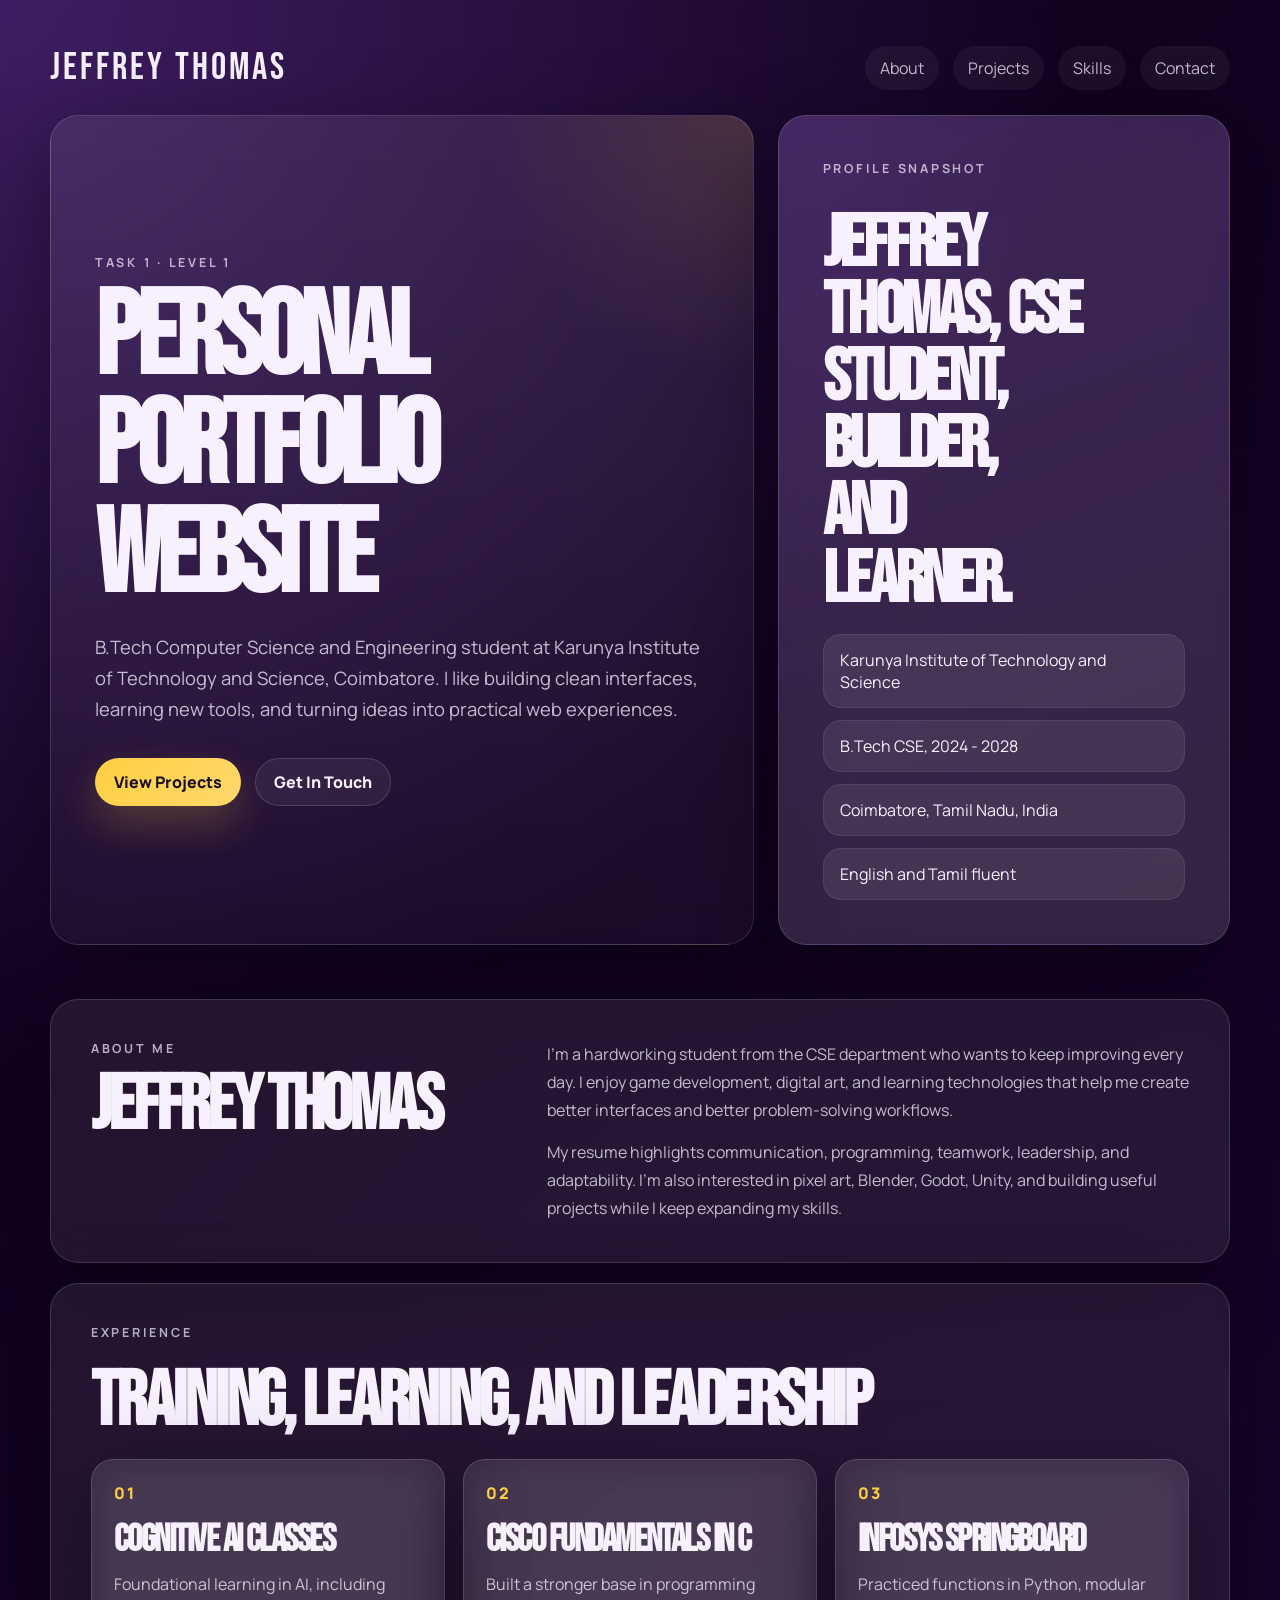
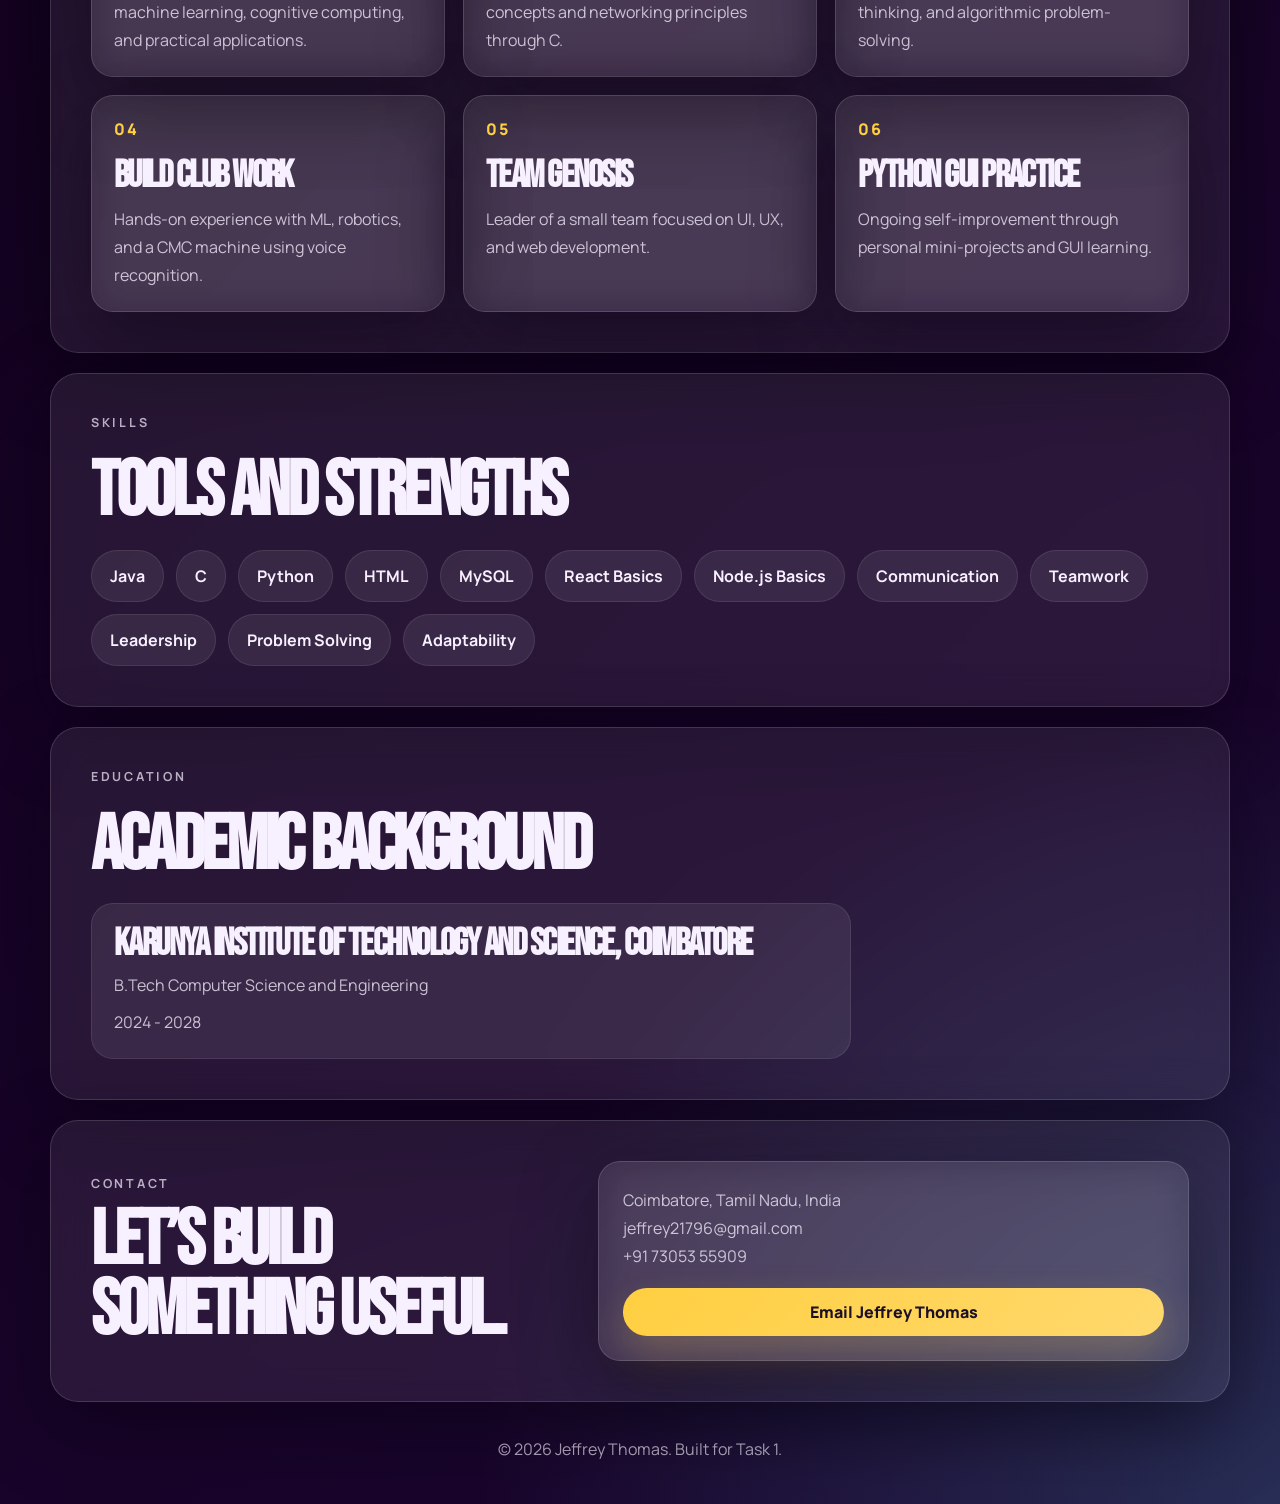
<file: Task1/index.html>
<!DOCTYPE html>
<html lang="en">
  <head>
    <meta charset="UTF-8" />
    <meta name="viewport" content="width=device-width, initial-scale=1.0" />
    <title>Jeffrey Thomas | Portfolio</title>
    <meta
      name="description"
      content="Jeffrey Thomas portfolio website showcasing projects, skills, about me, and contact details."
    />
    <link rel="preconnect" href="https://fonts.googleapis.com" />
    <link rel="preconnect" href="https://fonts.gstatic.com" crossorigin />
    <link
      href="https://fonts.googleapis.com/css2?family=Bebas+Neue&family=Manrope:wght@400;500;600;700;800&display=swap"
      rel="stylesheet"
    />
    <link rel="stylesheet" href="styles.css" />
  </head>
  <body>
    <div class="page-shell">
      <header class="hero" id="home">
        <nav class="topbar" aria-label="Primary">
          <a class="brand" href="#home">Jeffrey Thomas</a>
          <div class="nav-links">
            <a href="#about">About</a>
            <a href="#projects">Projects</a>
            <a href="#skills">Skills</a>
            <a href="#contact">Contact</a>
          </div>
        </nav>

        <div class="hero-grid">
          <section class="hero-copy">
            <p class="eyebrow">Task 1 · Level 1</p>
            <h1>Personal Portfolio Website</h1>
            <p class="lead">
              B.Tech Computer Science and Engineering student at Karunya
              Institute of Technology and Science, Coimbatore. I like building
              clean interfaces, learning new tools, and turning ideas into
              practical web experiences.
            </p>
            <div class="hero-actions">
              <a class="button button-primary" href="#projects">View Projects</a>
              <a class="button button-secondary" href="#contact">Get In Touch</a>
            </div>
          </section>

          <aside class="hero-card">
            <p class="card-label">Profile snapshot</p>
            <h2>Jeffrey Thomas, CSE student, builder, and learner.</h2>
            <ul class="quick-facts">
              <li>Karunya Institute of Technology and Science</li>
              <li>B.Tech CSE, 2024 - 2028</li>
              <li>Coimbatore, Tamil Nadu, India</li>
              <li>English and Tamil fluent</li>
            </ul>
          </aside>
        </div>
      </header>

      <main>
        <section class="content-section split-section" id="about">
          <div>
            <p class="section-kicker">About Me</p>
            <h2>Jeffrey Thomas</h2>
          </div>
          <div class="section-copy">
            <p>
              I’m a hardworking student from the CSE department who wants to
              keep improving every day. I enjoy game development, digital art,
              and learning technologies that help me create better interfaces
              and better problem-solving workflows.
            </p>
            <p>
              My resume highlights communication, programming, teamwork,
              leadership, and adaptability. I’m also interested in pixel art,
              Blender, Godot, Unity, and building useful projects while I keep
              expanding my skills.
            </p>
          </div>
        </section>

        <section class="content-section" id="projects">
          <div class="section-heading">
            <p class="section-kicker">Experience</p>
            <h2>Training, learning, and leadership</h2>
          </div>
          <div class="project-grid">
            <article class="project-card">
              <span>01</span>
              <h3>Cognitive AI Classes</h3>
              <p>
                Foundational learning in AI, including machine learning,
                cognitive computing, and practical applications.
              </p>
            </article>
            <article class="project-card">
              <span>02</span>
              <h3>Cisco Fundamentals in C</h3>
              <p>
                Built a stronger base in programming concepts and networking
                principles through C.
              </p>
            </article>
            <article class="project-card">
              <span>03</span>
              <h3>Infosys Springboard</h3>
              <p>
                Practiced functions in Python, modular thinking, and
                algorithmic problem-solving.
              </p>
            </article>
          </div>
          <div class="project-grid project-grid-secondary">
            <article class="project-card">
              <span>04</span>
              <h3>Build Club Work</h3>
              <p>
                Hands-on experience with ML, robotics, and a CMC machine using
                voice recognition.
              </p>
            </article>
            <article class="project-card">
              <span>05</span>
              <h3>Team Genosis</h3>
              <p>
                Leader of a small team focused on UI, UX, and web development.
              </p>
            </article>
            <article class="project-card">
              <span>06</span>
              <h3>Python GUI Practice</h3>
              <p>
                Ongoing self-improvement through personal mini-projects and GUI
                learning.
              </p>
            </article>
          </div>
        </section>

        <section class="content-section" id="skills">
          <div class="section-heading">
            <p class="section-kicker">Skills</p>
            <h2>Tools and strengths</h2>
          </div>
          <div class="skills-grid">
            <div class="skill-chip">Java</div>
            <div class="skill-chip">C</div>
            <div class="skill-chip">Python</div>
            <div class="skill-chip">HTML</div>
            <div class="skill-chip">MySQL</div>
            <div class="skill-chip">React Basics</div>
            <div class="skill-chip">Node.js Basics</div>
            <div class="skill-chip">Communication</div>
            <div class="skill-chip">Teamwork</div>
            <div class="skill-chip">Leadership</div>
            <div class="skill-chip">Problem Solving</div>
            <div class="skill-chip">Adaptability</div>
          </div>
        </section>

        <section class="content-section" id="education">
          <div class="section-heading">
            <p class="section-kicker">Education</p>
            <h2>Academic background</h2>
          </div>
          <div class="education-card">
            <h3>Karunya Institute of Technology and Science, Coimbatore</h3>
            <p>B.Tech Computer Science and Engineering</p>
            <p>2024 - 2028</p>
          </div>
        </section>

        <section class="content-section contact-section" id="contact">
          <div>
            <p class="section-kicker">Contact</p>
            <h2>Let’s build something useful.</h2>
          </div>
          <div class="contact-card">
            <p>
              Coimbatore, Tamil Nadu, India
              <br />
              jeffrey21796@gmail.com
              <br />
              +91 73053 55909
            </p>
            <a class="button button-primary" href="mailto:jeffrey21796@gmail.com">
              Email Jeffrey Thomas
            </a>
          </div>
        </section>
      </main>

      <footer class="footer">
        <p>© <span id="year"></span> Jeffrey Thomas. Built for Task 1.</p>
      </footer>
    </div>

    <script src="script.js"></script>
  </body>
</html>
</file>
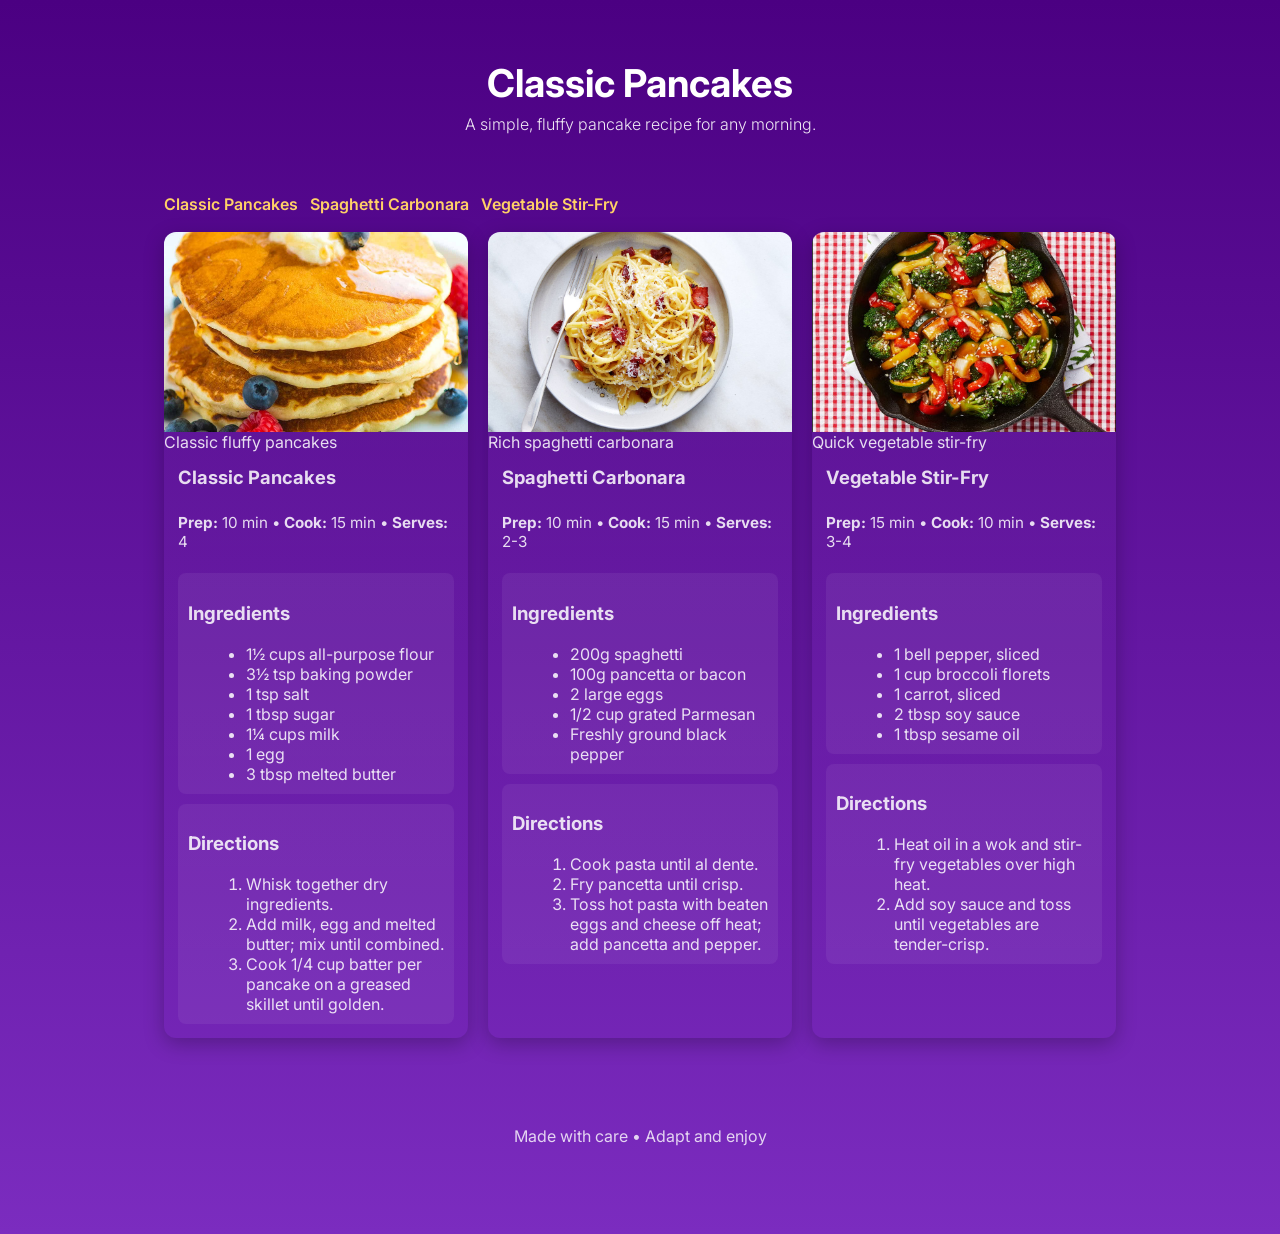
<file: Task2/index.html>
<!doctype html>
<html lang="en">
  <head>
    <meta charset="utf-8" />
    <meta name="viewport" content="width=device-width, initial-scale=1" />
    <title>Classic Pancakes Recipe</title>
    <link href="https://fonts.googleapis.com/css2?family=Inter:wght@300;400;600;700&display=swap" rel="stylesheet">
    <link rel="stylesheet" href="styles.css">
  </head>
  <body>
    <header class="site-header">
      <div class="container">
        <h1 class="site-title">Classic Pancakes</h1>
        <p class="site-subtitle">A simple, fluffy pancake recipe for any morning.</p>
      </div>
    </header>

    <main class="container">
      <nav class="recipes-nav" aria-label="Recipe navigation">
        <ul>
          <li><a href="#pancakes">Classic Pancakes</a></li>
          <li><a href="#carbonara">Spaghetti Carbonara</a></li>
          <li><a href="#stirfry">Vegetable Stir-Fry</a></li>
        </ul>
      </nav>

      <section class="recipes-grid" id="recipes">

        <article class="recipe-card" id="pancakes">
          <figure>
            <img src="images/pancakes.jpg" alt="Stack of pancakes with syrup" class="recipe-image">
            <figcaption>Classic fluffy pancakes</figcaption>
          </figure>
          <div class="card-body">
            <h2>Classic Pancakes</h2>
            <p class="meta"><strong>Prep:</strong> 10 min • <strong>Cook:</strong> 15 min • <strong>Serves:</strong> 4</p>

            <section class="ingredients" aria-labelledby="ing-pancakes">
              <h3 id="ing-pancakes">Ingredients</h3>
              <ul>
                <li>1½ cups all-purpose flour</li>
                <li>3½ tsp baking powder</li>
                <li>1 tsp salt</li>
                <li>1 tbsp sugar</li>
                <li>1¼ cups milk</li>
                <li>1 egg</li>
                <li>3 tbsp melted butter</li>
              </ul>
            </section>

            <section class="instructions" aria-labelledby="inst-pancakes">
              <h3 id="inst-pancakes">Directions</h3>
              <ol>
                <li>Whisk together dry ingredients.</li>
                <li>Add milk, egg and melted butter; mix until combined.</li>
                <li>Cook 1/4 cup batter per pancake on a greased skillet until golden.</li>
              </ol>
            </section>
          </div>
        </article>

        <article class="recipe-card" id="carbonara">
          <figure>
            <img src="images/carbonara.jpg" alt="Bowl of spaghetti carbonara" class="recipe-image">
            <figcaption>Rich spaghetti carbonara</figcaption>
          </figure>
          <div class="card-body">
            <h2>Spaghetti Carbonara</h2>
            <p class="meta"><strong>Prep:</strong> 10 min • <strong>Cook:</strong> 15 min • <strong>Serves:</strong> 2-3</p>

            <section class="ingredients" aria-labelledby="ing-carbonara">
              <h3 id="ing-carbonara">Ingredients</h3>
              <ul>
                <li>200g spaghetti</li>
                <li>100g pancetta or bacon</li>
                <li>2 large eggs</li>
                <li>1/2 cup grated Parmesan</li>
                <li>Freshly ground black pepper</li>
              </ul>
            </section>

            <section class="instructions" aria-labelledby="inst-carbonara">
              <h3 id="inst-carbonara">Directions</h3>
              <ol>
                <li>Cook pasta until al dente.</li>
                <li>Fry pancetta until crisp.</li>
                <li>Toss hot pasta with beaten eggs and cheese off heat; add pancetta and pepper.</li>
              </ol>
            </section>
          </div>
        </article>

        <article class="recipe-card" id="stirfry">
          <figure>
            <img src="images/veggie-stirfry.jpg" alt="Vegetable stir-fry in a wok" class="recipe-image">
            <figcaption>Quick vegetable stir-fry</figcaption>
          </figure>
          <div class="card-body">
            <h2>Vegetable Stir-Fry</h2>
            <p class="meta"><strong>Prep:</strong> 15 min • <strong>Cook:</strong> 10 min • <strong>Serves:</strong> 3-4</p>

            <section class="ingredients" aria-labelledby="ing-stirfry">
              <h3 id="ing-stirfry">Ingredients</h3>
              <ul>
                <li>1 bell pepper, sliced</li>
                <li>1 cup broccoli florets</li>
                <li>1 carrot, sliced</li>
                <li>2 tbsp soy sauce</li>
                <li>1 tbsp sesame oil</li>
              </ul>
            </section>

            <section class="instructions" aria-labelledby="inst-stirfry">
              <h3 id="inst-stirfry">Directions</h3>
              <ol>
                <li>Heat oil in a wok and stir-fry vegetables over high heat.</li>
                <li>Add soy sauce and toss until vegetables are tender-crisp.</li>
              </ol>
            </section>
          </div>
        </article>

      </section>
    </main>

    <footer class="site-footer">
      <div class="container">
        <p>Made with care • Adapt and enjoy</p>
      </div>
    </footer>
  </body>
</html>
</file>
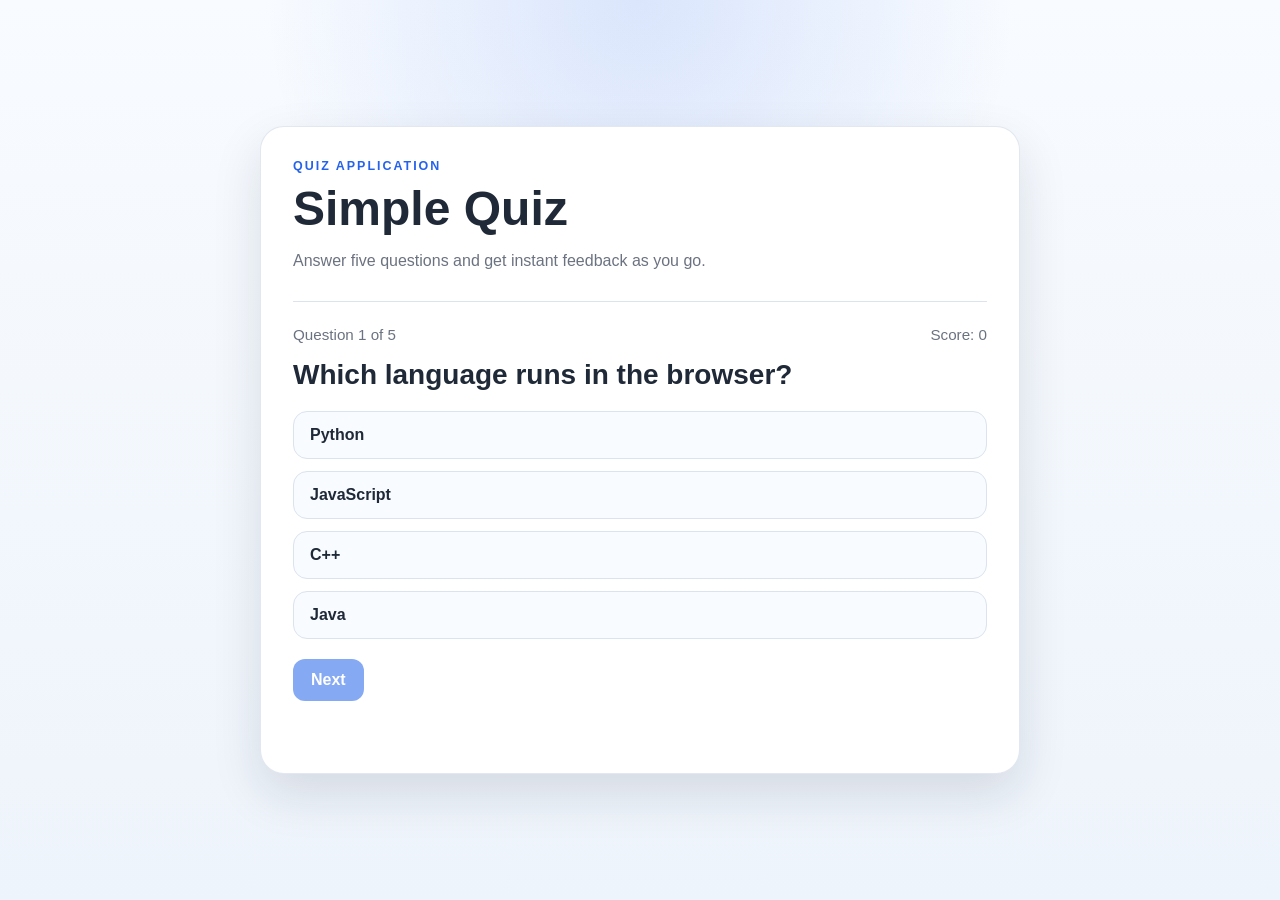
<file: Task3/index.html>
<!doctype html>
<html lang="en">
<head>
  <meta charset="UTF-8" />
  <meta name="viewport" content="width=device-width, initial-scale=1.0" />
  <title>Quiz App</title>
  <link rel="stylesheet" href="styles.css" />
</head>
<body>
  <main class="app-shell">
    <section class="card">
      <header class="header">
        <p class="eyebrow">Quiz Application</p>
        <h1>Simple Quiz</h1>
        <p class="subtitle">Answer five questions and get instant feedback as you go.</p>
      </header>

      <section class="quiz" aria-live="polite">
        <div class="progress-row">
          <span id="questionCounter">Question 1 of 5</span>
          <span id="scoreCounter">Score: 0</span>
        </div>

        <h2 id="questionText"></h2>
        <div id="answers" class="answers"></div>

        <div class="actions">
          <button id="nextBtn" type="button" disabled>Next</button>
          <button id="restartBtn" type="button" class="secondary hidden">Restart</button>
        </div>

        <p id="feedback" class="feedback"></p>
      </section>

      <section id="results" class="results hidden" aria-live="polite"></section>
    </section>
  </main>

  <script src="script.js"></script>
</body>
</html>
</file>
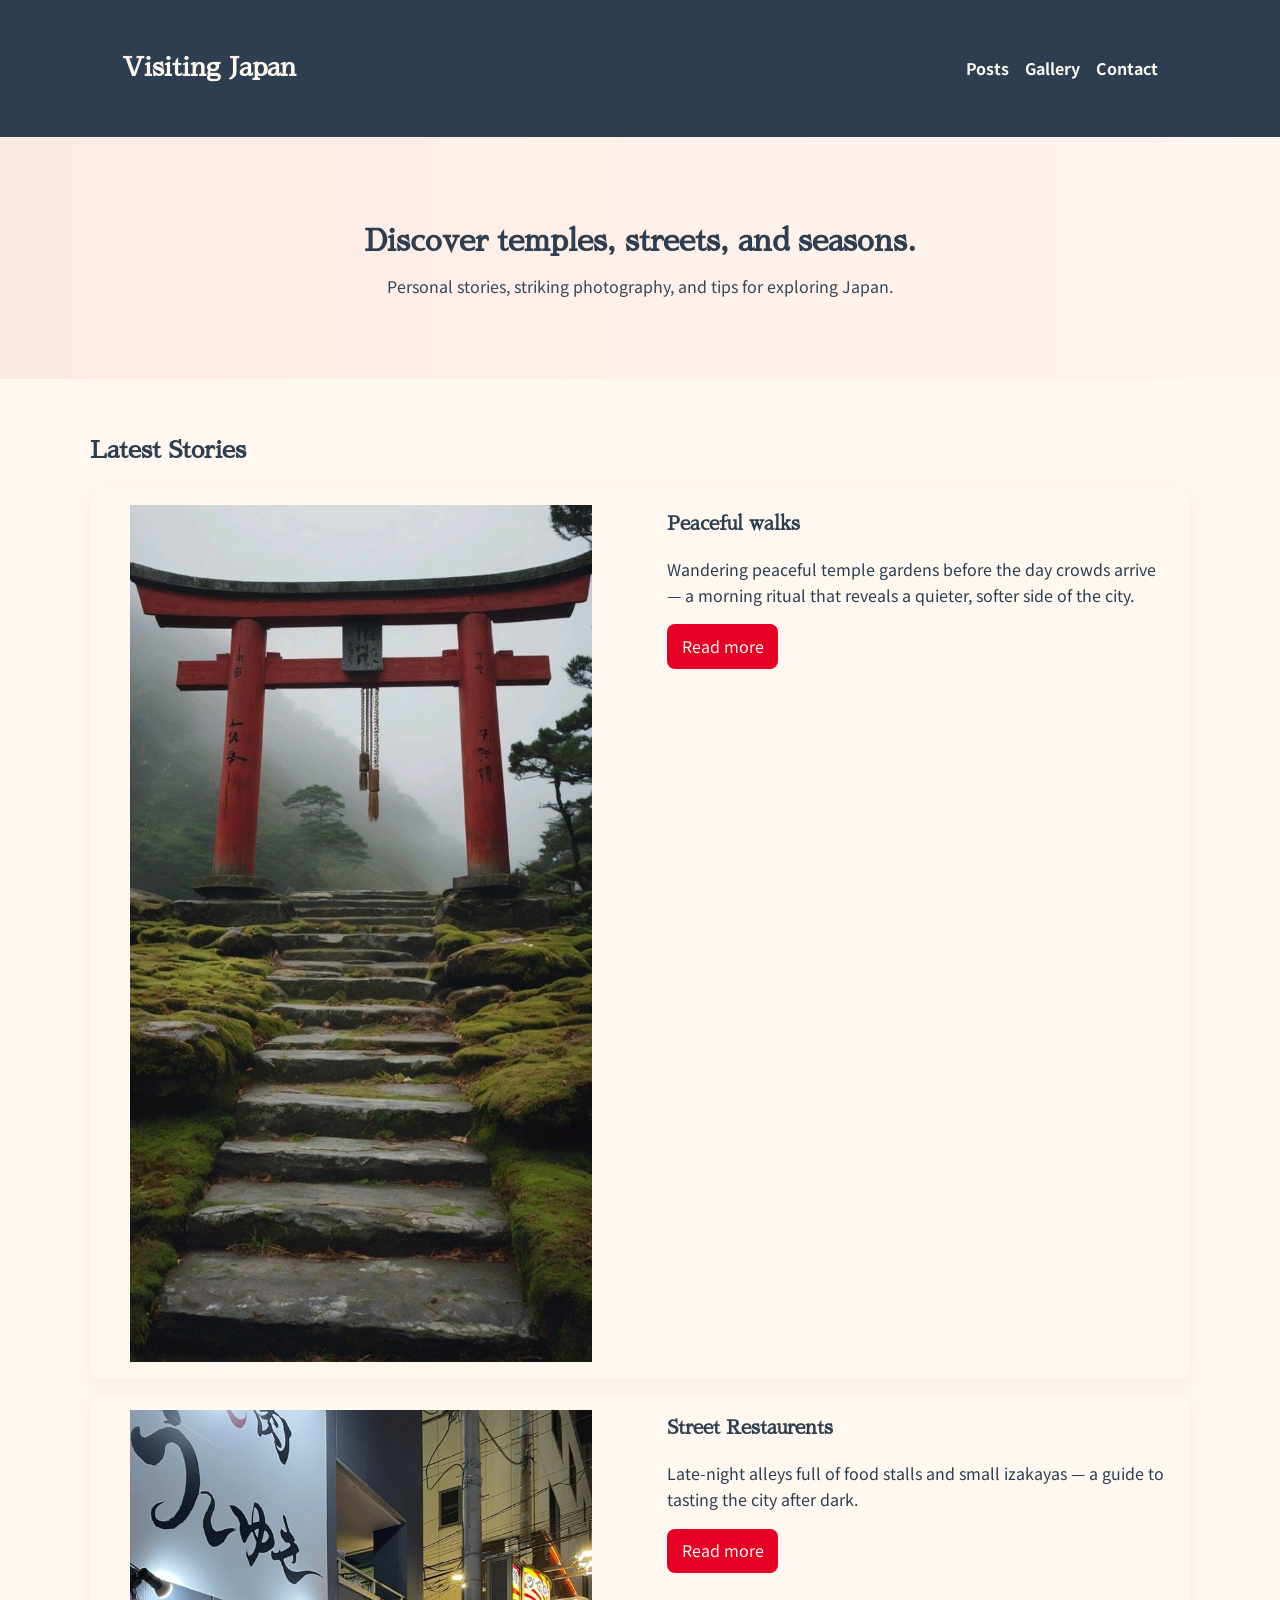
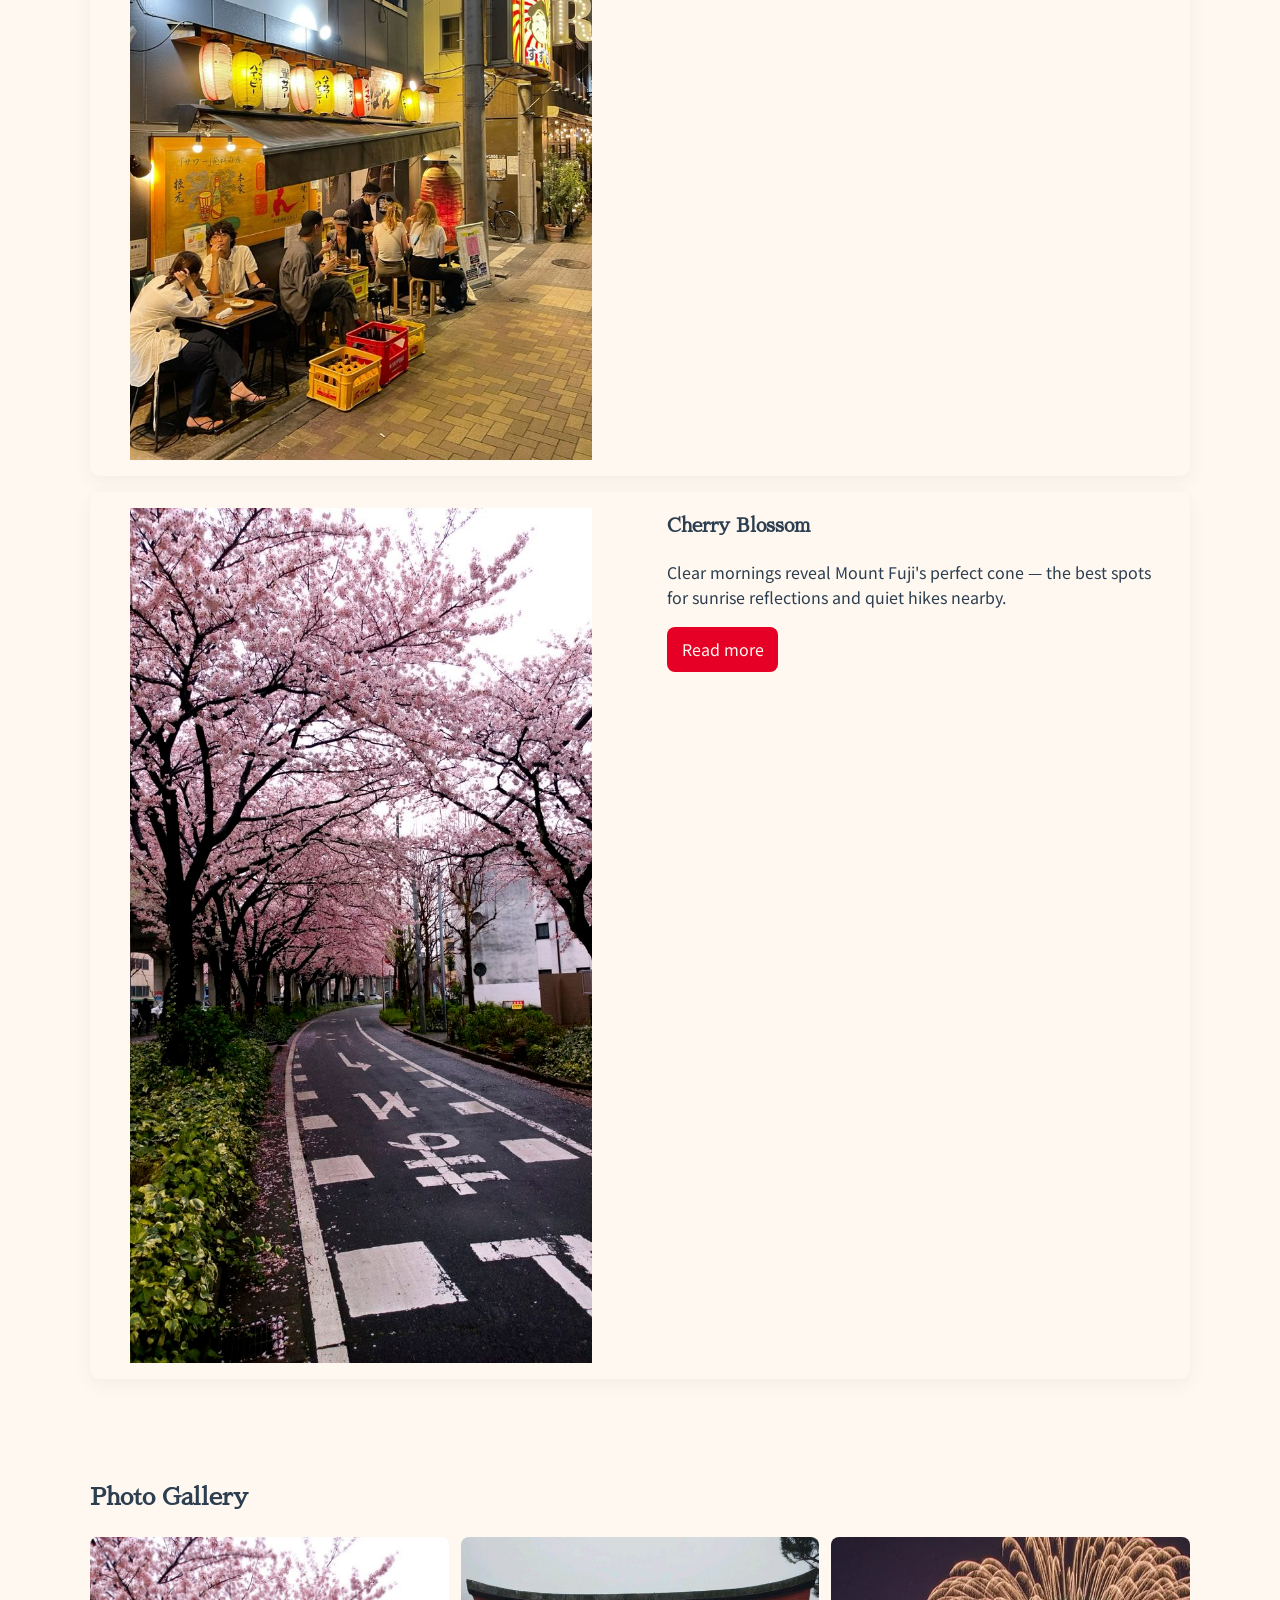
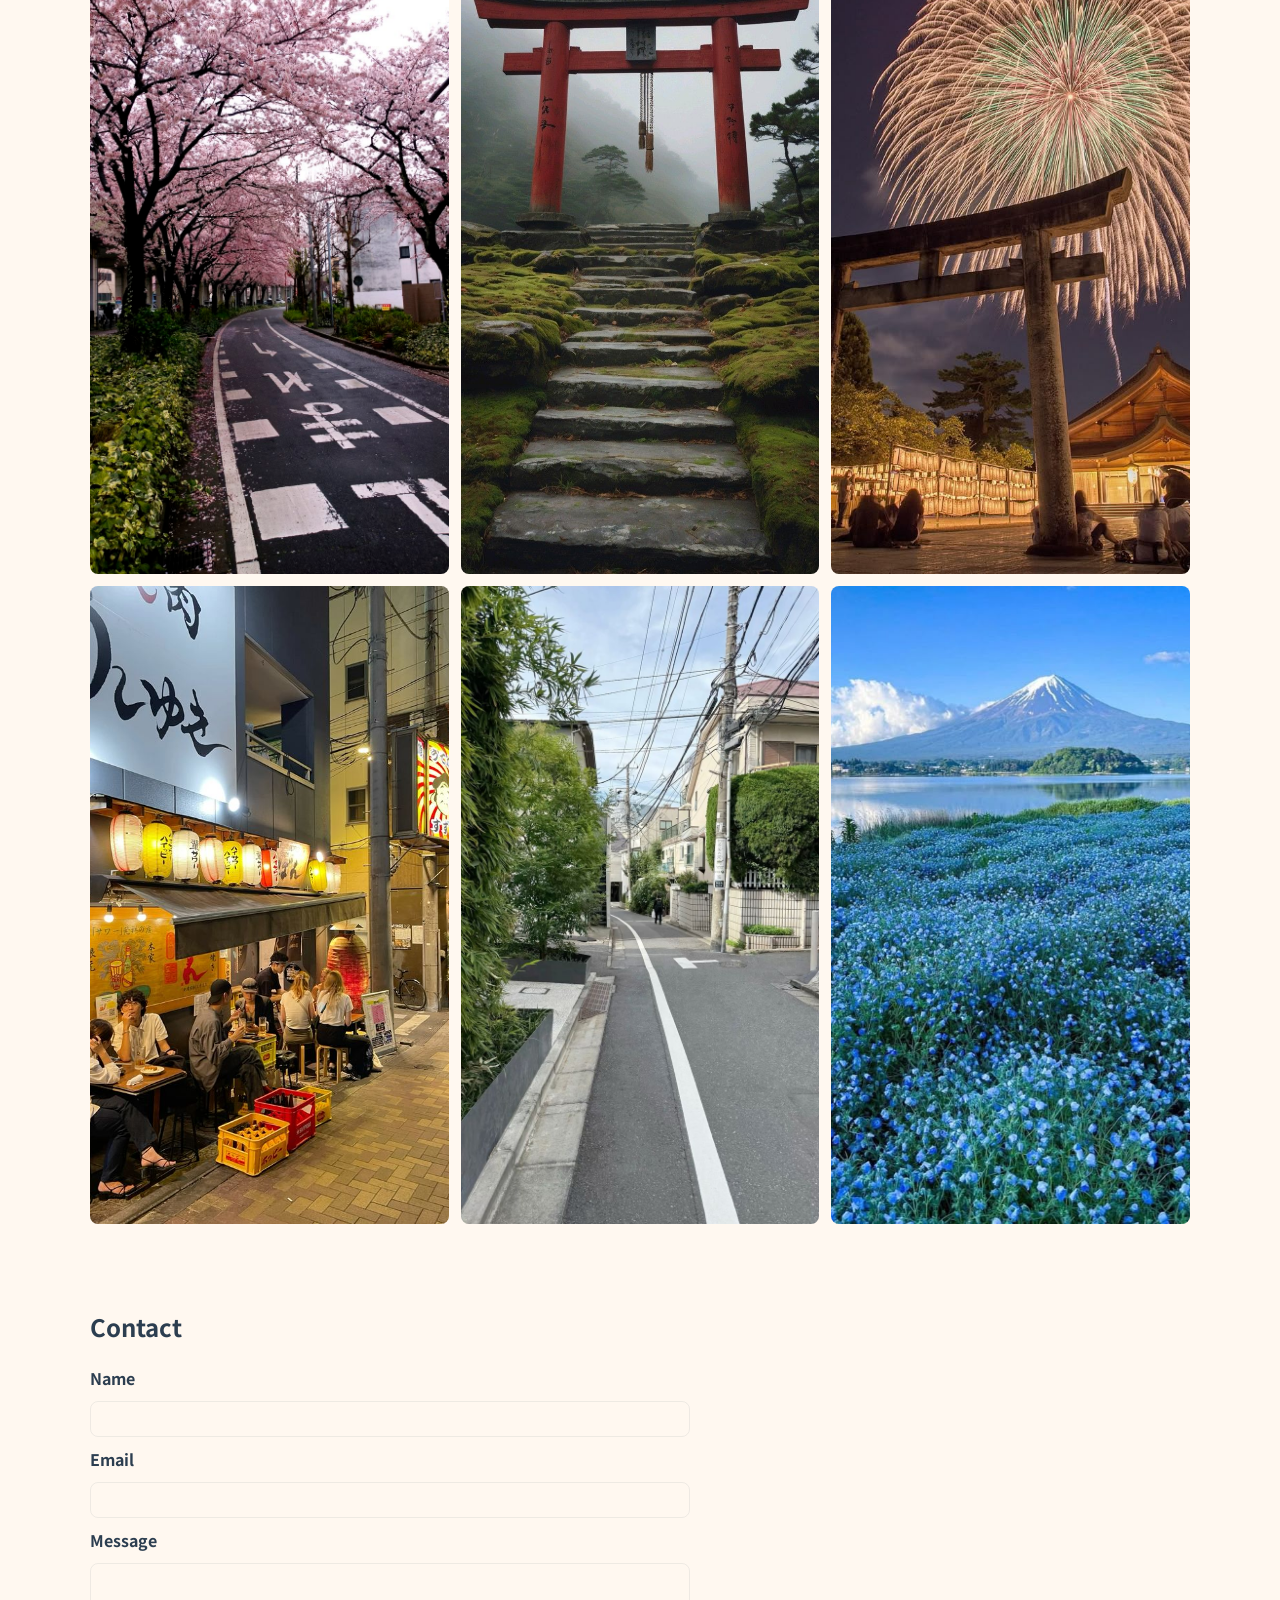
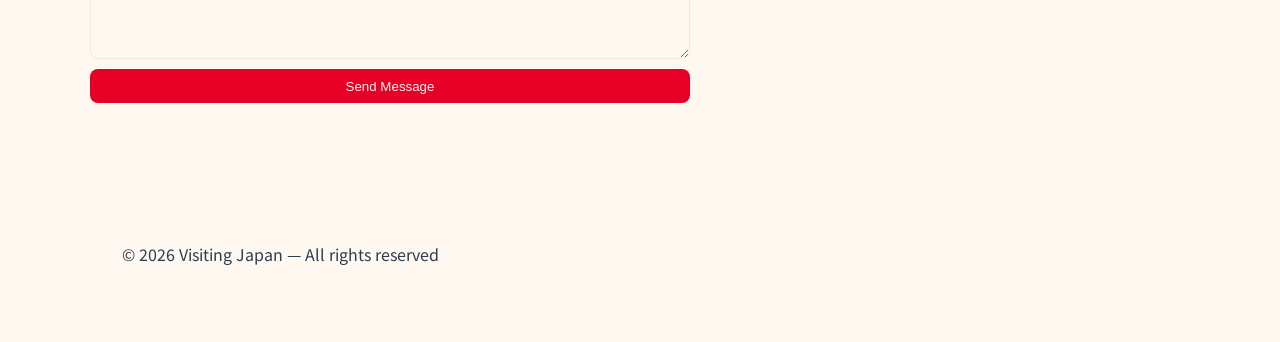
<file: Task4/index.html>
<!doctype html>
<html lang="en">
<head>
  <meta charset="utf-8" />
  <meta name="viewport" content="width=device-width, initial-scale=1" />
  <title>Visiting Japan</title>
  <link rel="preconnect" href="https://fonts.gstatic.com" crossorigin>
  <link href="https://fonts.googleapis.com/css2?family=Noto+Sans+JP:wght@300;400;700&family=Sawarabi+Mincho&display=swap" rel="stylesheet">
  <link rel="stylesheet" href="styles.css">
</head>
<body>
  <header class="site-header">
    <div class="container header-inner">
      <h1 class="site-title">Visiting Japan</h1>
      <nav class="nav">
        <a href="#posts">Posts</a>
        <a href="#gallery">Gallery</a>
        <a href="#contact">Contact</a>
      </nav>
    </div>
  </header>

  <main>
    <section id="hero" class="hero">
      <div class="container hero-inner">
        <h2>Discover temples, streets, and seasons.</h2>
        <p>Personal stories, striking photography, and tips for exploring Japan.</p>
      </div>
    </section>

    <section id="posts" class="container posts">
      <h2>Latest Stories</h2>

      <article class="post">
        <figure>
          <img src="assets/images/japan/Torii Gate.jpg" alt="Torii gate at a shrine">
          <figcaption class="caption">Torii gate near a shrine</figcaption>
        </figure>
        <div class="post-content">
          <h3>Peaceful walks</h3>
          <p>Wandering peaceful temple gardens before the day crowds arrive — a morning ritual that reveals a quieter, softer side of the city.</p>
          <a class="btn" href="posts/kyoto.html">Read more</a>
        </div>
      </article>

      <article class="post">
        <figure>
          <img src="assets/images/japan/Restaurents.jpg" alt="Nighttime restaurants and stalls">
          <figcaption class="caption">Nighttime food stalls and restaurants</figcaption>
        </figure>
        <div class="post-content">
          <h3>Street Restaurents</h3>
          <p>Late-night alleys full of food stalls and small izakayas — a guide to tasting the city after dark.</p>
          <a class="btn" href="posts/tokyo.html">Read more</a>
        </div>
      </article>

      <article class="post">
        <figure>
          <img src="assets/images/japan/CHerry Blossom.jpg" alt="Cherry blossoms near viewpoint">
          <figcaption class="caption">Cherry blossoms near a viewpoint</figcaption>
        </figure>
        <div class="post-content">
          <h3>Cherry Blossom</h3>
          <p>Clear mornings reveal Mount Fuji's perfect cone — the best spots for sunrise reflections and quiet hikes nearby.</p>
          <a class="btn" href="posts/fuji.html">Read more</a>
        </div>
      </article>
    </section>

    <section id="gallery" class="container gallery">
      <h2>Photo Gallery</h2>
      <div class="grid">
        <div class="grid-item"><img src="assets/images/japan/CHerry Blossom.jpg" alt="gallery photo 1"></div>
        <div class="grid-item"><img src="assets/images/japan/Torii Gate.jpg" alt="gallery photo 2"></div>
        <div class="grid-item"><img src="assets/images/japan/Fireworks.jpg" alt="gallery photo 3"></div>
        <div class="grid-item"><img src="assets/images/japan/Restaurents.jpg" alt="gallery photo 4"></div>
        <div class="grid-item"><img src="assets/images/japan/Sidewalks.jpg" alt="gallery photo 5"></div>
        <div class="grid-item"><img src="assets/images/japan/Mount Fuji.jpg" alt="Mount Fuji gallery photo"></div>
      </div>
    </section>

    <section id="contact" class="container contact">
      <h2>Contact</h2>
      <form id="contactForm">
        <label for="name">Name</label>
        <input id="name" name="name" required>

        <label for="email">Email</label>
        <input id="email" name="email" type="email" required>

        <label for="message">Message</label>
        <textarea id="message" name="message" rows="5" required></textarea>

        <button class="btn primary" type="submit">Send Message</button>
        <p class="form-status" id="formStatus" aria-live="polite"></p>
      </form>
    </section>
  </main>

  <footer class="site-footer">
    <div class="container footer-inner">
      <p>&copy; <span id="year"></span> Visiting Japan — All rights reserved</p>
    </div>
  </footer>

  <script src="script.js"></script>
</body>
</html>
</file>
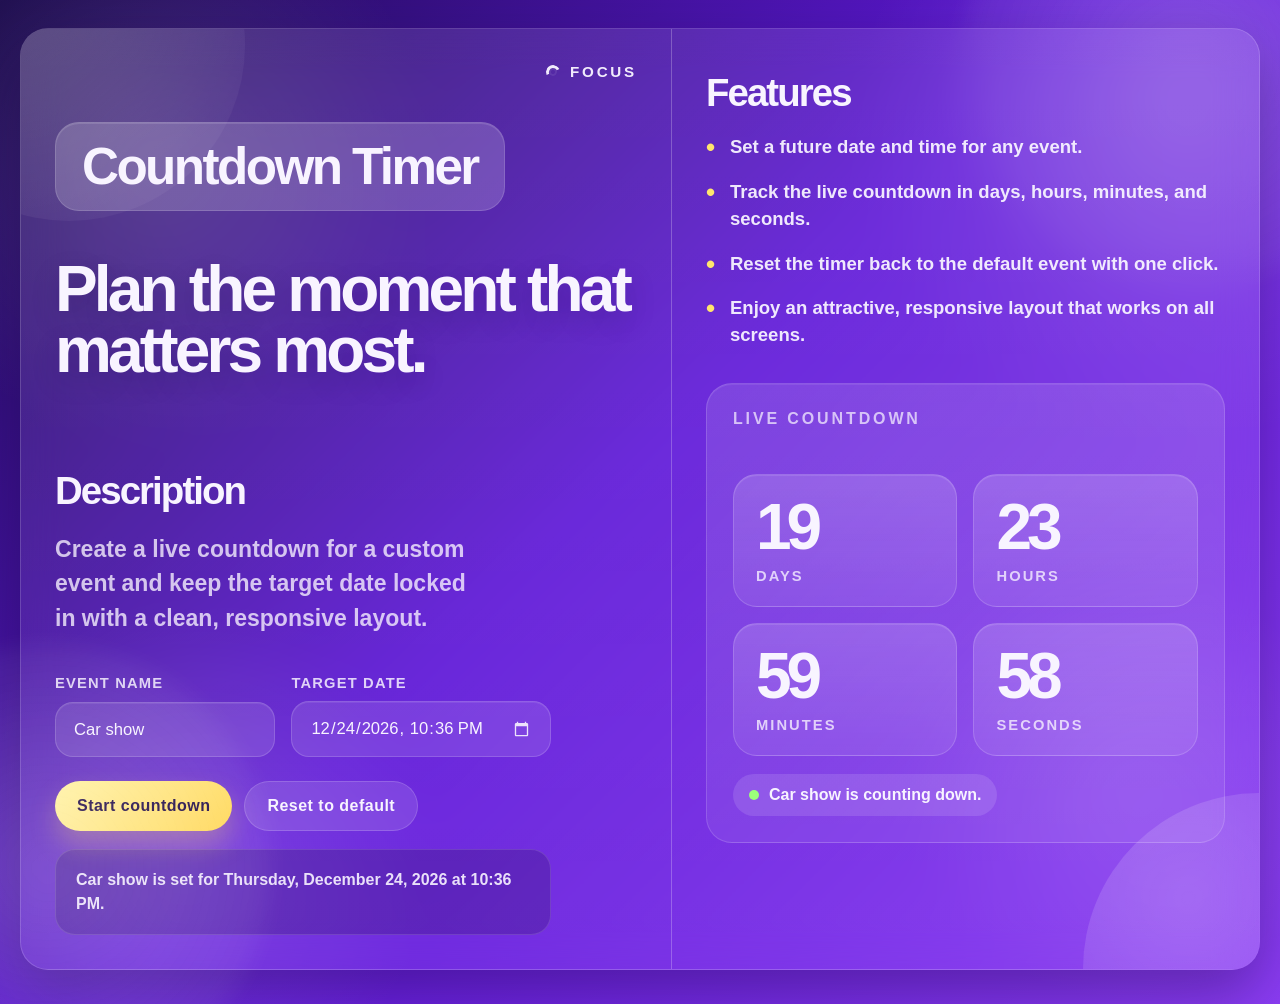
<file: Task5/index.html>
<!DOCTYPE html>
<html lang="en">
<head>
  <meta charset="UTF-8" />
  <meta name="viewport" content="width=device-width, initial-scale=1.0" />
  <title>Countdown Timer</title>
  <style>
    :root {
      --bg-1: #1c0b4d;
      --bg-2: #5f18d8;
      --bg-3: #8c3df4;
      --glass: rgba(255, 255, 255, 0.12);
      --glass-strong: rgba(255, 255, 255, 0.18);
      --border: rgba(255, 255, 255, 0.16);
      --text: #f8f4ff;
      --muted: rgba(248, 244, 255, 0.78);
      --accent: #ffe66d;
      --shadow: 0 24px 60px rgba(18, 4, 48, 0.35);
    }

    * {
      box-sizing: border-box;
    }

    html, body {
      margin: 0;
      min-height: 100%;
    }

    body {
      font-family: "Segoe UI", "Trebuchet MS", sans-serif;
      color: var(--text);
      background:
        radial-gradient(circle at 12% 16%, rgba(255,255,255,0.12), transparent 20%),
        radial-gradient(circle at 92% 12%, rgba(255,255,255,0.12), transparent 22%),
        radial-gradient(circle at 14% 86%, rgba(255,255,255,0.14), transparent 18%),
        radial-gradient(circle at 88% 78%, rgba(255,255,255,0.10), transparent 16%),
        linear-gradient(135deg, var(--bg-1), var(--bg-2) 48%, var(--bg-3));
      overflow-x: hidden;
    }

    body::before,
    body::after {
      content: "";
      position: fixed;
      inset: auto;
      width: 28rem;
      height: 28rem;
      border-radius: 50%;
      background: radial-gradient(circle, rgba(255,255,255,0.16), rgba(255,255,255,0));
      filter: blur(10px);
      pointer-events: none;
    }

    body::before {
      top: -10rem;
      right: -8rem;
    }

    body::after {
      left: -11rem;
      bottom: -12rem;
    }

    .wrap {
      width: min(1240px, calc(100% - 32px));
      margin: 0 auto;
      padding: 28px 0 34px;
    }

    .shell {
      position: relative;
      overflow: hidden;
      border: 1px solid var(--border);
      border-radius: 28px;
      background: linear-gradient(180deg, rgba(255,255,255,0.10), rgba(255,255,255,0.05));
      backdrop-filter: blur(20px);
      box-shadow: var(--shadow);
    }

    .shell::before,
    .shell::after {
      content: "";
      position: absolute;
      width: 22rem;
      height: 22rem;
      border-radius: 50%;
      background: radial-gradient(circle at 30% 30%, rgba(255,255,255,0.18), rgba(255,255,255,0));
      pointer-events: none;
    }

    .shell::before {
      top: -10rem;
      left: -8rem;
    }

    .shell::after {
      right: -11rem;
      bottom: -11rem;
    }

    .grid {
      display: grid;
      grid-template-columns: 1.05fr 0.95fr;
      min-height: calc(100vh - 56px);
    }

    .panel {
      position: relative;
      padding: 34px;
    }

    .panel + .panel {
      border-left: 1px solid rgba(255,255,255,0.24);
    }

    .brand {
      display: flex;
      justify-content: flex-end;
      align-items: center;
      gap: 10px;
      font-weight: 800;
      letter-spacing: 0.18em;
      text-transform: uppercase;
      font-size: 0.95rem;
      margin-bottom: 42px;
      opacity: 0.96;
    }

    .brand-mark {
      width: 14px;
      height: 14px;
      border: 3px solid currentColor;
      border-right-color: transparent;
      border-bottom-color: transparent;
      border-radius: 50%;
      transform: rotate(20deg);
      box-shadow: 0 0 0 2px rgba(255,255,255,0.08) inset;
    }

    .tag {
      display: inline-flex;
      align-items: center;
      padding: 18px 26px;
      border-radius: 24px;
      background: rgba(255,255,255,0.18);
      border: 1px solid rgba(255,255,255,0.14);
      box-shadow: inset 0 1px 0 rgba(255,255,255,0.12);
      font-weight: 900;
      font-size: clamp(2.1rem, 4vw, 3.9rem);
      letter-spacing: -0.05em;
      line-height: 1;
      margin-bottom: 48px;
    }

    h1 {
      margin: 0 0 34px;
      font-size: clamp(3rem, 5vw, 5.4rem);
      line-height: 0.95;
      letter-spacing: -0.06em;
      text-shadow: 0 10px 28px rgba(19, 5, 58, 0.18);
    }

    .description {
      max-width: 31rem;
      margin-top: 92px;
    }

    .section-title {
      margin: 0 0 22px;
      font-size: clamp(2.2rem, 3vw, 3.4rem);
      line-height: 0.96;
      letter-spacing: -0.05em;
      font-weight: 900;
    }

    .lead {
      margin: 0;
      font-size: clamp(1.15rem, 1.8vw, 1.45rem);
      line-height: 1.5;
      font-weight: 700;
      color: var(--muted);
      max-width: 26rem;
    }

    .controls {
      margin-top: 40px;
      display: grid;
      gap: 18px;
      max-width: 34rem;
    }

    .field-row {
      display: grid;
      grid-template-columns: 1fr 1fr;
      gap: 16px;
    }

    .field {
      display: grid;
      gap: 10px;
    }

    label {
      font-size: 0.92rem;
      font-weight: 800;
      letter-spacing: 0.08em;
      text-transform: uppercase;
      color: rgba(248,244,255,0.84);
    }

    input {
      width: 100%;
      border: 1px solid rgba(255,255,255,0.16);
      border-radius: 18px;
      padding: 16px 18px;
      color: var(--text);
      background: rgba(255,255,255,0.11);
      font: inherit;
      font-size: 1.04rem;
      outline: none;
      transition: border-color 160ms ease, transform 160ms ease, background 160ms ease;
      box-shadow: inset 0 1px 0 rgba(255,255,255,0.08);
    }

    input:focus {
      border-color: rgba(255, 230, 109, 0.8);
      background: rgba(255,255,255,0.16);
      transform: translateY(-1px);
    }

    input[type="datetime-local"]::-webkit-calendar-picker-indicator {
      filter: invert(1);
      opacity: 0.85;
    }

    .actions {
      display: flex;
      flex-wrap: wrap;
      gap: 12px;
      margin-top: 6px;
    }

    button {
      appearance: none;
      border: 0;
      border-radius: 999px;
      padding: 15px 22px;
      font: inherit;
      font-weight: 900;
      letter-spacing: 0.03em;
      cursor: pointer;
      transition: transform 160ms ease, box-shadow 160ms ease, background 160ms ease;
    }

    button:hover {
      transform: translateY(-2px);
    }

    .primary {
      color: #27124d;
      background: linear-gradient(135deg, #fff2a6, #ffd85a);
      box-shadow: 0 14px 26px rgba(255, 216, 90, 0.28);
    }

    .secondary {
      color: var(--text);
      background: rgba(255,255,255,0.12);
      border: 1px solid rgba(255,255,255,0.16);
    }

    .timer {
      margin-top: 46px;
      display: grid;
      grid-template-columns: repeat(2, minmax(0, 1fr));
      gap: 16px;
    }

    .card {
      border-radius: 24px;
      padding: 22px;
      background: linear-gradient(180deg, rgba(255,255,255,0.16), rgba(255,255,255,0.08));
      border: 1px solid rgba(255,255,255,0.16);
      box-shadow: inset 0 1px 0 rgba(255,255,255,0.1);
      min-height: 132px;
      display: flex;
      flex-direction: column;
      justify-content: center;
      gap: 10px;
    }

    .value {
      font-size: clamp(2.5rem, 5vw, 4.2rem);
      line-height: 0.95;
      font-weight: 900;
      letter-spacing: -0.08em;
    }

    .label {
      font-size: 0.92rem;
      text-transform: uppercase;
      letter-spacing: 0.14em;
      font-weight: 800;
      color: rgba(248,244,255,0.78);
    }

    .event-summary {
      margin-top: 18px;
      padding: 18px 20px;
      border-radius: 20px;
      background: rgba(13, 7, 37, 0.18);
      border: 1px solid rgba(255,255,255,0.12);
      color: rgba(248,244,255,0.9);
      font-weight: 700;
      line-height: 1.5;
    }

    .bullet-list {
      list-style: none;
      padding: 0;
      margin: 0;
      display: grid;
      gap: 18px;
    }

    .bullet-list li {
      position: relative;
      padding-left: 24px;
      font-size: clamp(1.1rem, 1.45vw, 1.4rem);
      line-height: 1.45;
      font-weight: 800;
      color: rgba(248,244,255,0.94);
    }

    .bullet-list li::before {
      content: "•";
      position: absolute;
      left: 0;
      top: 0;
      color: var(--accent);
      font-size: 1.4em;
      line-height: 1;
    }

    .side-card {
      margin-top: 34px;
      padding: 26px;
      border-radius: 26px;
      background: linear-gradient(180deg, rgba(255,255,255,0.12), rgba(255,255,255,0.07));
      border: 1px solid rgba(255,255,255,0.15);
      box-shadow: inset 0 1px 0 rgba(255,255,255,0.08);
    }

    .mini-title {
      margin: 0 0 16px;
      font-size: 1rem;
      text-transform: uppercase;
      letter-spacing: 0.18em;
      font-weight: 900;
      color: rgba(248,244,255,0.72);
    }

    .status {
      display: inline-flex;
      align-items: center;
      gap: 10px;
      margin-top: 18px;
      padding: 12px 16px;
      border-radius: 999px;
      background: rgba(255,255,255,0.12);
      font-weight: 800;
    }

    .pulse {
      width: 10px;
      height: 10px;
      border-radius: 50%;
      background: #9cff7a;
      box-shadow: 0 0 0 0 rgba(156, 255, 122, 0.55);
      animation: pulse 1.8s infinite;
    }

    @keyframes pulse {
      0% { box-shadow: 0 0 0 0 rgba(156, 255, 122, 0.55); }
      70% { box-shadow: 0 0 0 12px rgba(156, 255, 122, 0); }
      100% { box-shadow: 0 0 0 0 rgba(156, 255, 122, 0); }
    }

    @media (max-width: 980px) {
      .grid {
        grid-template-columns: 1fr;
      }

      .panel + .panel {
        border-left: 0;
        border-top: 1px solid rgba(255,255,255,0.24);
      }

      .description {
        margin-top: 56px;
      }

      .brand {
        justify-content: flex-start;
      }
    }

    @media (max-width: 680px) {
      .wrap {
        width: min(100% - 18px, 1240px);
        padding: 9px 0 14px;
      }

      .panel {
        padding: 22px;
      }

      .tag {
        padding: 16px 18px;
      }

      .field-row,
      .timer {
        grid-template-columns: 1fr;
      }

      .actions {
        flex-direction: column;
      }

      button {
        width: 100%;
      }
    }
  </style>
</head>
<body>
  <main class="wrap">
    <section class="shell" aria-label="Countdown timer experience">
      <div class="grid">
        <div class="panel">
          <div class="brand" aria-label="Focus">
            <span class="brand-mark" aria-hidden="true"></span>
            <span>Focus</span>
          </div>

          <div class="tag">Countdown Timer</div>
          <h1>Plan the moment that matters most.</h1>

          <div class="description">
            <h2 class="section-title">Description</h2>
            <p class="lead">Create a live countdown for a custom event and keep the target date locked in with a clean, responsive layout.</p>

            <div class="controls">
              <div class="field-row">
                <div class="field">
                  <label for="eventName">Event name</label>
                  <input id="eventName" type="text" value="Car show" />
                </div>
                <div class="field">
                  <label for="eventDate">Target date</label>
                  <input id="eventDate" type="datetime-local" />
                </div>
              </div>

              <div class="actions">
                <button class="primary" id="startBtn" type="button">Start countdown</button>
                <button class="secondary" id="resetBtn" type="button">Reset to default</button>
              </div>
            </div>

            <div class="event-summary" id="eventSummary"></div>
          </div>
        </div>

        <div class="panel">
          <h2 class="section-title" style="margin-top: 12px;">Features</h2>
          <ul class="bullet-list">
            <li>Set a future date and time for any event.</li>
            <li>Track the live countdown in days, hours, minutes, and seconds.</li>
            <li>Reset the timer back to the default event with one click.</li>
            <li>Enjoy an attractive, responsive layout that works on all screens.</li>
          </ul>

          <div class="side-card">
            <p class="mini-title">Live countdown</p>
            <div class="timer" aria-live="polite">
              <div class="card">
                <div class="value" id="days">00</div>
                <div class="label">Days</div>
              </div>
              <div class="card">
                <div class="value" id="hours">00</div>
                <div class="label">Hours</div>
              </div>
              <div class="card">
                <div class="value" id="minutes">00</div>
                <div class="label">Minutes</div>
              </div>
              <div class="card">
                <div class="value" id="seconds">00</div>
                <div class="label">Seconds</div>
              </div>
            </div>
            <div class="status"><span class="pulse" aria-hidden="true"></span><span id="statusText">Waiting for the target date.</span></div>
          </div>
        </div>
      </div>
    </section>
  </main>

  <script>
    const eventNameInput = document.getElementById('eventName');
    const eventDateInput = document.getElementById('eventDate');
    const eventSummary = document.getElementById('eventSummary');
    const statusText = document.getElementById('statusText');
    const daysEl = document.getElementById('days');
    const hoursEl = document.getElementById('hours');
    const minutesEl = document.getElementById('minutes');
    const secondsEl = document.getElementById('seconds');
    const startBtn = document.getElementById('startBtn');
    const resetBtn = document.getElementById('resetBtn');

    let targetDate = null;
    let tickId = null;

    function toLocalInputValue(date) {
      const local = new Date(date.getTime() - date.getTimezoneOffset() * 60000);
      return local.toISOString().slice(0, 16);
    }

    function defaultTargetDate() {
      const date = new Date();
      date.setDate(date.getDate() + 20);
      return date;
    }

    function renderSummary() {
      if (!targetDate) {
        eventSummary.textContent = 'Choose a future date and time to begin the countdown.';
        return;
      }

      eventSummary.textContent = `${eventNameInput.value.trim() || 'Event'} is set for ${targetDate.toLocaleString([], { dateStyle: 'full', timeStyle: 'short' })}.`;
    }

    function pad(value) {
      return String(value).padStart(2, '0');
    }

    function updateCountdown() {
      if (!targetDate) {
        return;
      }

      const now = new Date();
      const diff = targetDate.getTime() - now.getTime();

      if (diff <= 0) {
        daysEl.textContent = '00';
        hoursEl.textContent = '00';
        minutesEl.textContent = '00';
        secondsEl.textContent = '00';
        statusText.textContent = `${eventNameInput.value.trim() || 'Event'} has arrived.`;
        renderSummary();
        clearInterval(tickId);
        tickId = null;
        return;
      }

      const totalSeconds = Math.floor(diff / 1000);
      const days = Math.floor(totalSeconds / 86400);
      const hours = Math.floor((totalSeconds % 86400) / 3600);
      const minutes = Math.floor((totalSeconds % 3600) / 60);
      const seconds = totalSeconds % 60;

      daysEl.textContent = pad(days);
      hoursEl.textContent = pad(hours);
      minutesEl.textContent = pad(minutes);
      secondsEl.textContent = pad(seconds);
      statusText.textContent = `${eventNameInput.value.trim() || 'Event'} is counting down.`;
      renderSummary();
    }

    function startCountdown() {
      const parsed = new Date(eventDateInput.value);
      if (Number.isNaN(parsed.getTime()) || parsed.getTime() <= Date.now()) {
        targetDate = defaultTargetDate();
        eventDateInput.value = toLocalInputValue(targetDate);
      } else {
        targetDate = parsed;
      }

      renderSummary();
      updateCountdown();

      if (tickId) {
        clearInterval(tickId);
      }

      tickId = setInterval(updateCountdown, 1000);
    }

    function resetCountdown() {
      eventNameInput.value = 'Car show';
      targetDate = defaultTargetDate();
      eventDateInput.value = toLocalInputValue(targetDate);
      startCountdown();
    }

    eventNameInput.addEventListener('input', renderSummary);
    startBtn.addEventListener('click', startCountdown);
    resetBtn.addEventListener('click', resetCountdown);

    targetDate = defaultTargetDate();
    eventDateInput.value = toLocalInputValue(targetDate);
    renderSummary();
    updateCountdown();
    tickId = setInterval(updateCountdown, 1000);
  </script>
</body>
</html>
</file>
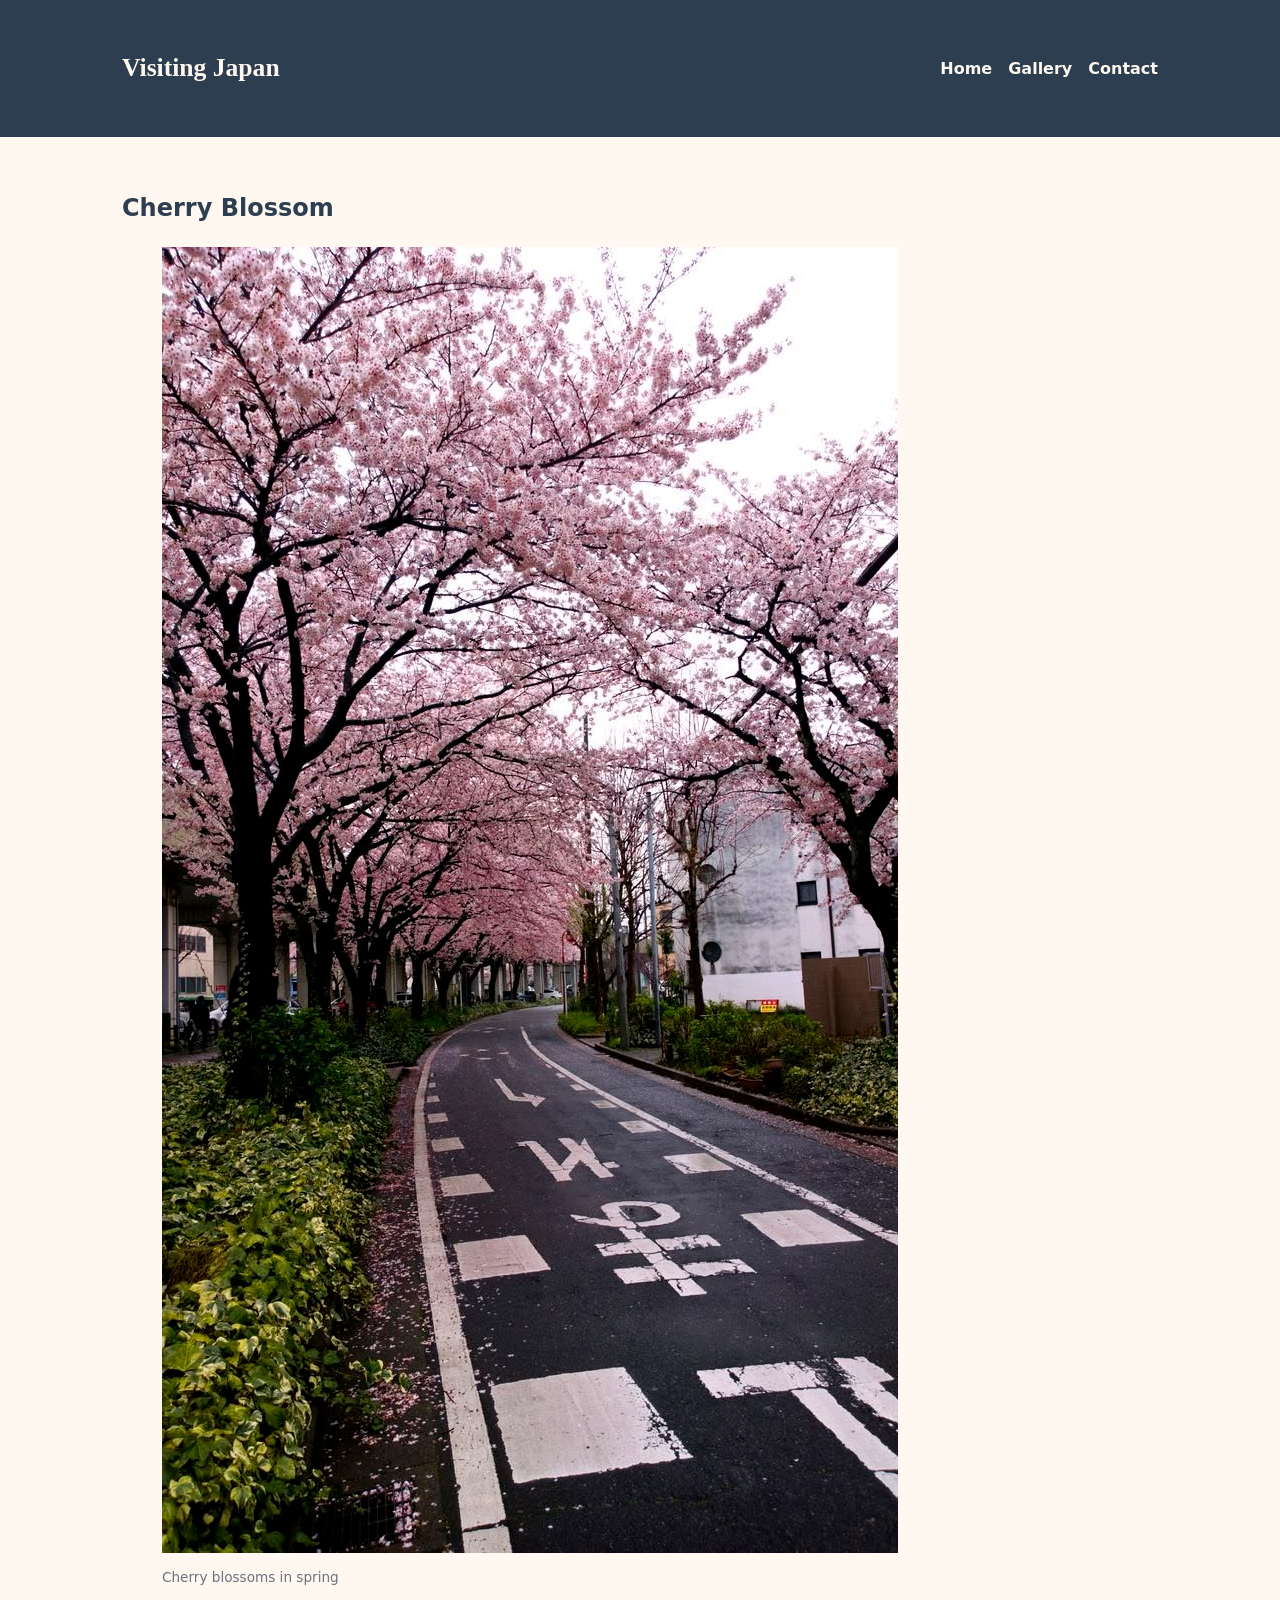
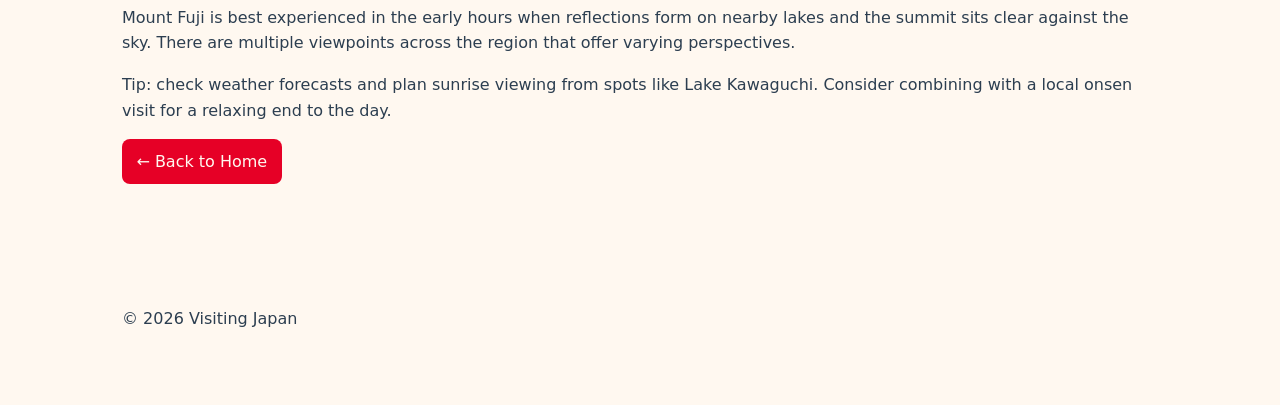
<file: Task4/posts/fuji.html>
<!doctype html>
<html lang="en">
  <head>
  <meta charset="utf-8" />
  <meta name="viewport" content="width=device-width, initial-scale=1" />
  <title>Cherry Blossom — Visiting Japan</title>
  <link href="../styles.css" rel="stylesheet">
  </head>
<body>
  <header class="site-header">
    <div class="container header-inner">
      <h1 class="site-title">Visiting Japan</h1>
      <nav class="nav">
        <a href="../index.html">Home</a>
        <a href="../index.html#gallery">Gallery</a>
        <a href="../index.html#contact">Contact</a>
      </nav>
    </div>
  </header>

  <main class="container">
    <article class="single-post">
      <h2 class="post-title">Cherry Blossom</h2>
      <figure>
        <img src="../assets/images/japan/CHerry Blossom.jpg" alt="Cherry blossoms near viewpoint">
        <figcaption class="caption">Cherry blossoms in spring</figcaption>
      </figure>
      <p>Mount Fuji is best experienced in the early hours when reflections form on nearby lakes and the summit sits clear against the sky. There are multiple viewpoints across the region that offer varying perspectives.</p>
      <p>Tip: check weather forecasts and plan sunrise viewing from spots like Lake Kawaguchi. Consider combining with a local onsen visit for a relaxing end to the day.</p>
      <p><a class="btn" href="../index.html">← Back to Home</a></p>
    </article>
  </main>

  <footer class="site-footer">
    <div class="container footer-inner">
      <p>&copy; <span id="year"></span> Visiting Japan</p>
    </div>
  </footer>
  <script src="../script.js"></script>
</body>
</html>
</file>
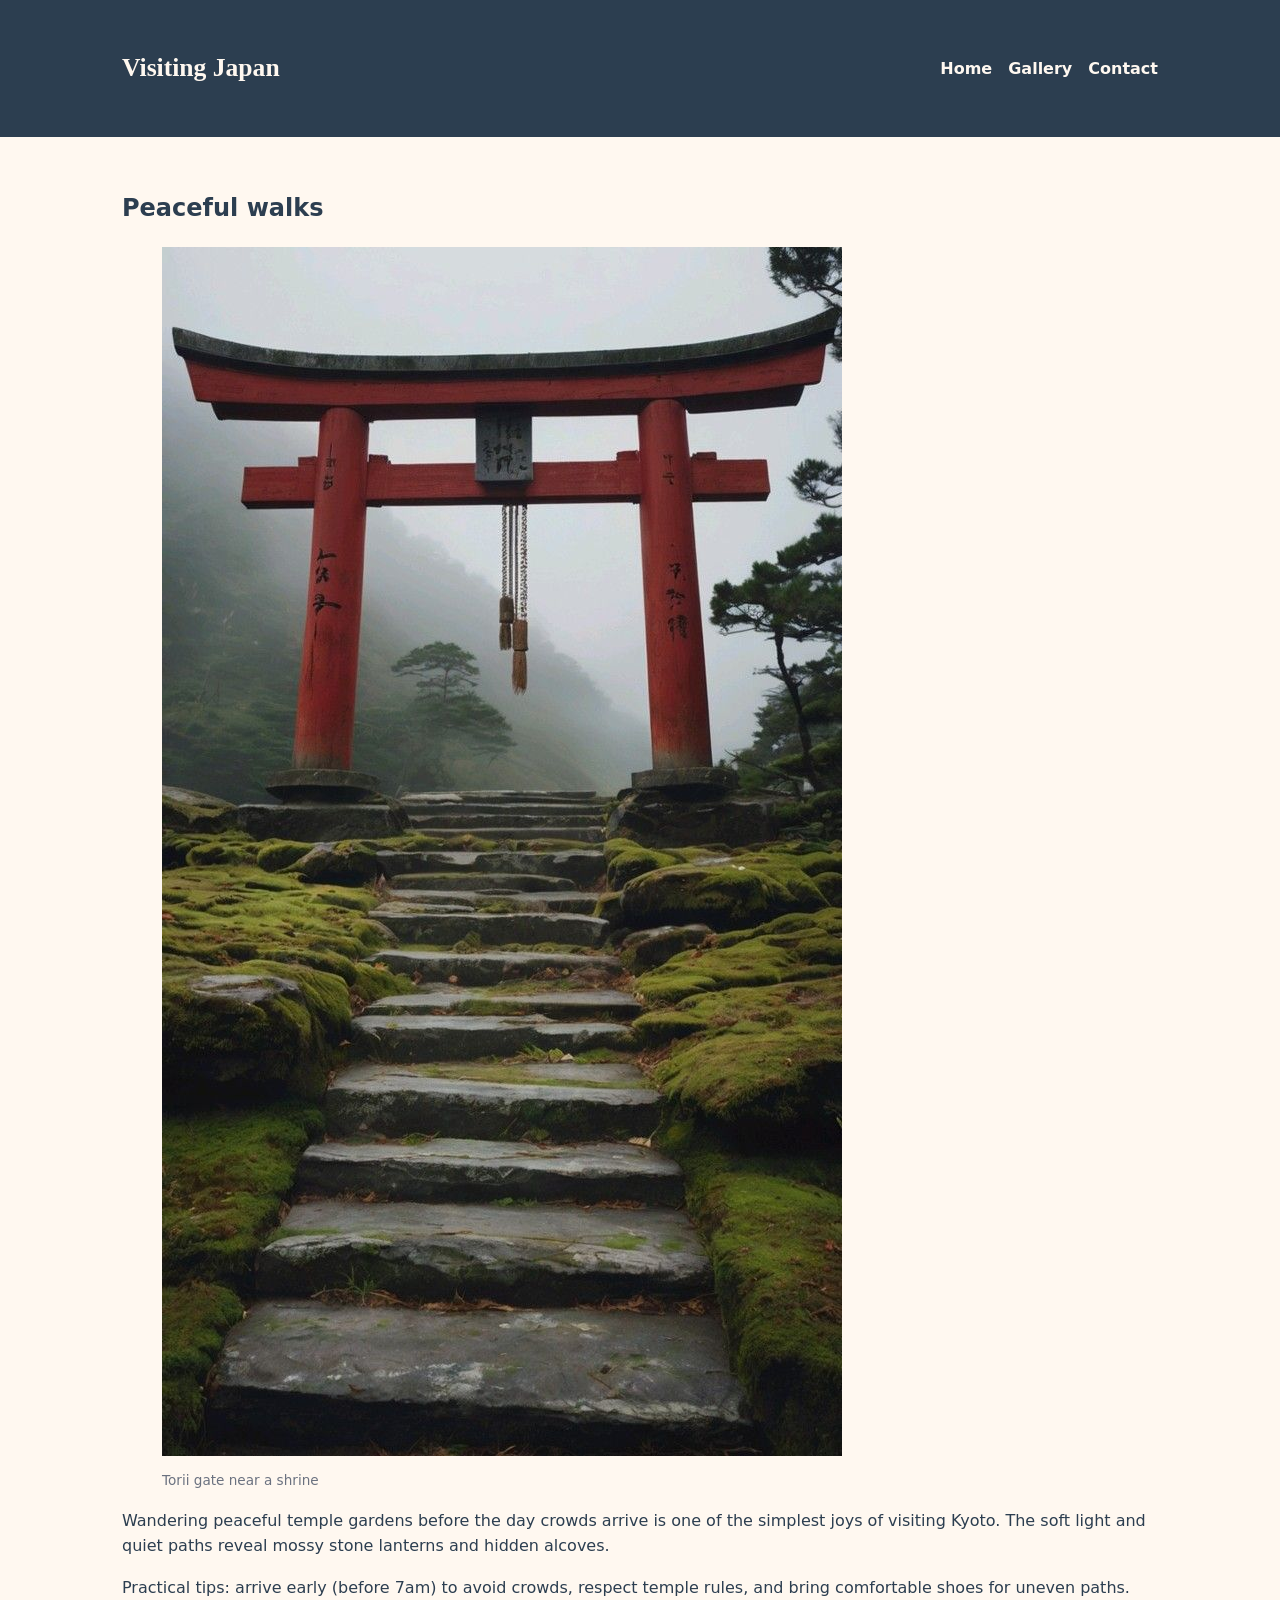
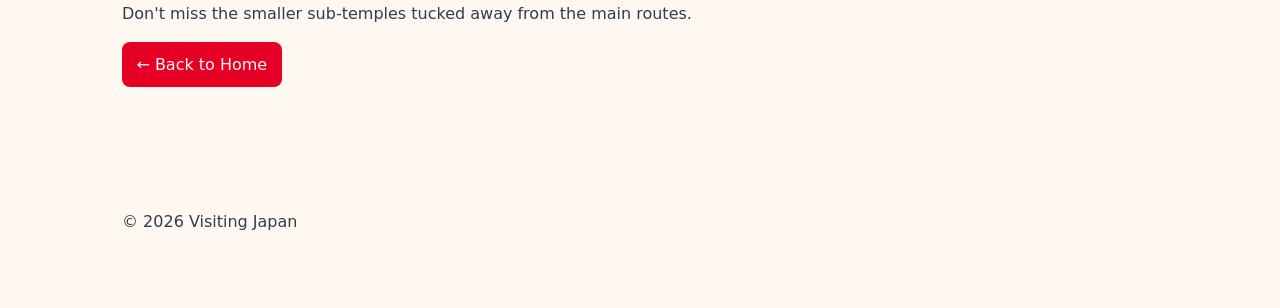
<file: Task4/posts/kyoto.html>
<!doctype html>
<html lang="en">
  <head>
  <meta charset="utf-8" />
  <meta name="viewport" content="width=device-width, initial-scale=1" />
  <title>Peaceful walks — Visiting Japan</title>
  <link href="../styles.css" rel="stylesheet">
  </head>
<body>
  <header class="site-header">
    <div class="container header-inner">
      <h1 class="site-title">Visiting Japan</h1>
      <nav class="nav">
        <a href="../index.html">Home</a>
        <a href="../index.html#gallery">Gallery</a>
        <a href="../index.html#contact">Contact</a>
      </nav>
    </div>
  </header>

  <main class="container">
    <article class="single-post">
      <h2 class="post-title">Peaceful walks</h2>
      <figure>
        <img src="../assets/images/japan/Torii Gate.jpg" alt="Torii gate at a shrine">
        <figcaption class="caption">Torii gate near a shrine</figcaption>
      </figure>
      <p>Wandering peaceful temple gardens before the day crowds arrive is one of the simplest joys of visiting Kyoto. The soft light and quiet paths reveal mossy stone lanterns and hidden alcoves.</p>
      <p>Practical tips: arrive early (before 7am) to avoid crowds, respect temple rules, and bring comfortable shoes for uneven paths. Don't miss the smaller sub-temples tucked away from the main routes.</p>
      <p><a class="btn" href="../index.html">← Back to Home</a></p>
    </article>
  </main>

  <footer class="site-footer">
    <div class="container footer-inner">
      <p>&copy; <span id="year"></span> Visiting Japan</p>
    </div>
  </footer>
  <script src="../script.js"></script>
</body>
</html>
</file>
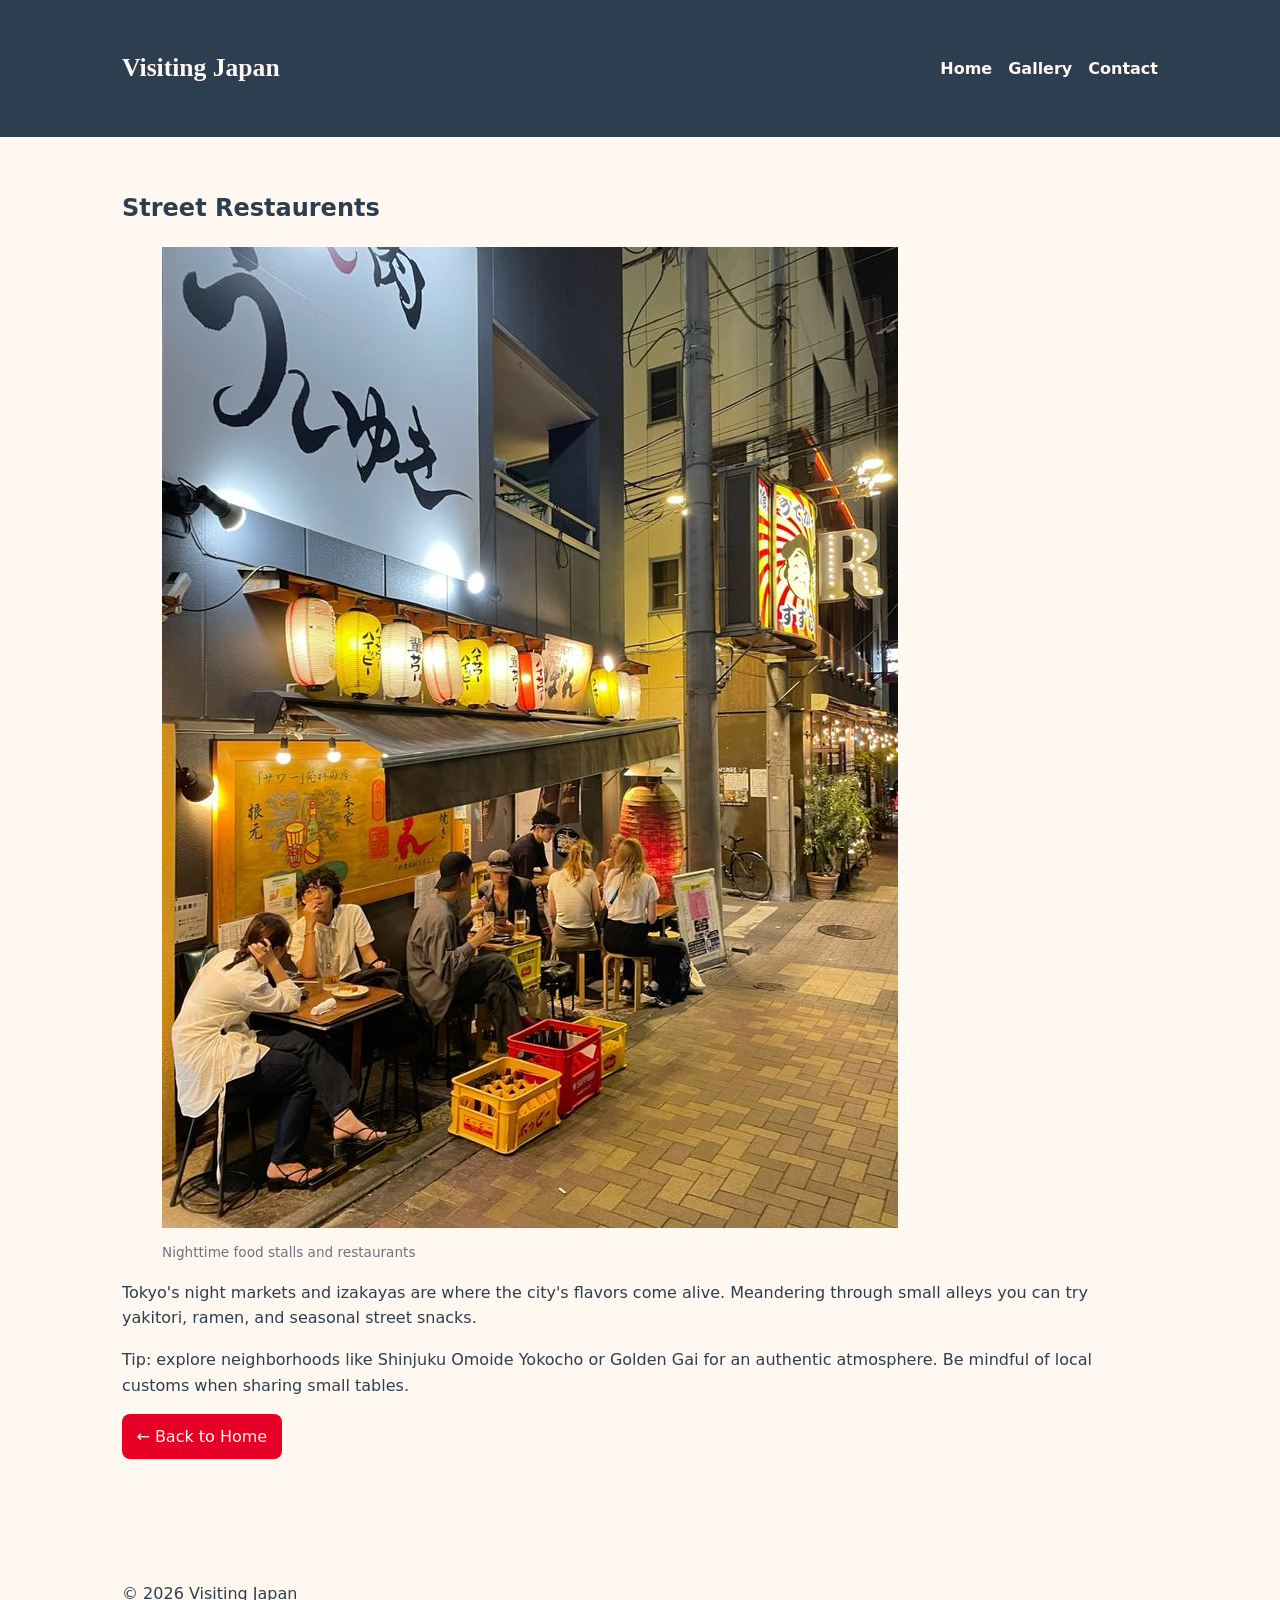
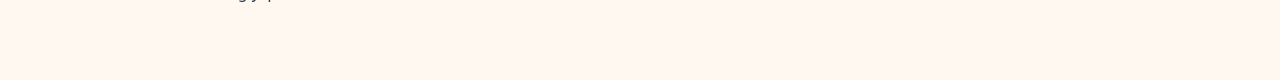
<file: Task4/posts/tokyo.html>
<!doctype html>
<html lang="en">
  <head>
  <meta charset="utf-8" />
  <meta name="viewport" content="width=device-width, initial-scale=1" />
  <title>Street Restaurents — Visiting Japan</title>
  <link href="../styles.css" rel="stylesheet">
  </head>
<body>
  <header class="site-header">
    <div class="container header-inner">
      <h1 class="site-title">Visiting Japan</h1>
      <nav class="nav">
        <a href="../index.html">Home</a>
        <a href="../index.html#gallery">Gallery</a>
        <a href="../index.html#contact">Contact</a>
      </nav>
    </div>
  </header>

  <main class="container">
    <article class="single-post">
      <h2 class="post-title">Street Restaurents</h2>
      <figure>
        <img src="../assets/images/japan/Restaurents.jpg" alt="Nighttime restaurants and stalls">
        <figcaption class="caption">Nighttime food stalls and restaurants</figcaption>
      </figure>
      <p>Tokyo's night markets and izakayas are where the city's flavors come alive. Meandering through small alleys you can try yakitori, ramen, and seasonal street snacks.</p>
      <p>Tip: explore neighborhoods like Shinjuku Omoide Yokocho or Golden Gai for an authentic atmosphere. Be mindful of local customs when sharing small tables.</p>
      <p><a class="btn" href="../index.html">← Back to Home</a></p>
    </article>
  </main>

  <footer class="site-footer">
    <div class="container footer-inner">
      <p>&copy; <span id="year"></span> Visiting Japan</p>
    </div>
  </footer>
  <script src="../script.js"></script>
</body>
</html>
</file>
<file: Task1/styles.css>
:root {
  color-scheme: dark;
  --bg: #100018;
  --bg-alt: #1b0530;
  --surface: rgba(255, 255, 255, 0.08);
  --surface-strong: rgba(255, 255, 255, 0.12);
  --text: #f7f1ff;
  --muted: rgba(247, 241, 255, 0.76);
  --accent: #ffcf40;
  --accent-2: #9e5cff;
  --accent-3: #62e6ff;
  --border: rgba(255, 255, 255, 0.14);
  --shadow: 0 24px 80px rgba(7, 1, 14, 0.45);
}

* {
  box-sizing: border-box;
}

html {
  scroll-behavior: smooth;
}

body {
  margin: 0;
  min-height: 100vh;
  font-family: "Manrope", sans-serif;
  color: var(--text);
  background:
    radial-gradient(circle at top left, rgba(158, 92, 255, 0.32), transparent 32%),
    radial-gradient(circle at bottom right, rgba(98, 230, 255, 0.18), transparent 24%),
    linear-gradient(135deg, var(--bg), var(--bg-alt));
}

body::before {
  content: "";
  position: fixed;
  inset: 0;
  background-image: linear-gradient(rgba(255, 255, 255, 0.03) 1px, transparent 1px),
    linear-gradient(90deg, rgba(255, 255, 255, 0.03) 1px, transparent 1px);
  background-size: 64px 64px;
  opacity: 0.25;
  pointer-events: none;
}

a {
  color: inherit;
  text-decoration: none;
}

.page-shell {
  width: min(1180px, calc(100% - 32px));
  margin: 0 auto;
  padding: 20px 0 28px;
}

.hero,
.content-section,
.footer {
  position: relative;
  z-index: 1;
}

.hero {
  padding: 12px 0 34px;
}

.topbar {
  display: flex;
  justify-content: space-between;
  align-items: center;
  gap: 20px;
  padding: 12px 0 24px;
}

.brand {
  font-family: "Bebas Neue", sans-serif;
  letter-spacing: 0.08em;
  font-size: clamp(1.8rem, 3vw, 2.5rem);
}

.nav-links {
  display: flex;
  flex-wrap: wrap;
  gap: 14px;
  justify-content: flex-end;
}

.nav-links a {
  padding: 10px 14px;
  border-radius: 999px;
  background: rgba(255, 255, 255, 0.05);
  border: 1px solid transparent;
  color: var(--muted);
  transition: transform 160ms ease, border-color 160ms ease, background 160ms ease;
}

.nav-links a:hover,
.nav-links a:focus-visible {
  transform: translateY(-2px);
  border-color: var(--border);
  background: rgba(255, 255, 255, 0.1);
  color: var(--text);
}

.hero-grid {
  display: grid;
  grid-template-columns: 1.4fr 0.9fr;
  gap: 24px;
  align-items: stretch;
}

.hero-copy,
.hero-card,
.content-section,
.project-card,
.contact-card {
  border: 1px solid var(--border);
  background: var(--surface);
  box-shadow: var(--shadow);
  backdrop-filter: blur(18px);
}

.hero-copy,
.hero-card {
  border-radius: 28px;
  padding: clamp(24px, 4vw, 44px);
}

.hero-copy {
  display: flex;
  flex-direction: column;
  justify-content: center;
  min-height: 540px;
  background:
    radial-gradient(circle at top right, rgba(255, 207, 64, 0.12), transparent 24%),
    linear-gradient(180deg, rgba(255, 255, 255, 0.08), rgba(255, 255, 255, 0.04));
}

.eyebrow,
.section-kicker,
.card-label {
  margin: 0 0 14px;
  text-transform: uppercase;
  letter-spacing: 0.22em;
  color: rgba(247, 241, 255, 0.7);
  font-size: 0.78rem;
  font-weight: 700;
}

h1,
h2,
h3 {
  margin: 0;
  line-height: 0.92;
  letter-spacing: -0.04em;
  font-family: "Bebas Neue", sans-serif;
}

h1 {
  font-size: clamp(4rem, 11vw, 7.4rem);
  max-width: 9ch;
}

.lead {
  max-width: 56ch;
  margin: 20px 0 0;
  font-size: clamp(1rem, 1.7vw, 1.15rem);
  line-height: 1.7;
  color: var(--muted);
}

.hero-actions {
  display: flex;
  flex-wrap: wrap;
  gap: 14px;
  margin-top: 32px;
}

.button {
  display: inline-flex;
  align-items: center;
  justify-content: center;
  min-height: 48px;
  padding: 0 18px;
  border-radius: 999px;
  border: 1px solid transparent;
  font-weight: 800;
  transition: transform 160ms ease, box-shadow 160ms ease, background 160ms ease;
}

.button:hover,
.button:focus-visible {
  transform: translateY(-2px);
}

.button-primary {
  background: linear-gradient(135deg, var(--accent), #ffd86d);
  color: #1b1026;
  box-shadow: 0 18px 40px rgba(255, 207, 64, 0.22);
}

.button-secondary {
  background: rgba(255, 255, 255, 0.06);
  border-color: var(--border);
}

.hero-card {
  display: flex;
  flex-direction: column;
  justify-content: space-between;
  gap: 20px;
  background:
    linear-gradient(160deg, rgba(158, 92, 255, 0.2), rgba(255, 255, 255, 0.06)),
    var(--surface);
}

.hero-card h2 {
  font-size: clamp(2.8rem, 5.7vw, 4.6rem);
  max-width: 9ch;
}

.quick-facts {
  margin: 0;
  padding: 0;
  list-style: none;
  display: grid;
  gap: 12px;
}

.quick-facts li {
  padding: 14px 16px;
  border-radius: 18px;
  background: rgba(255, 255, 255, 0.08);
  border: 1px solid rgba(255, 255, 255, 0.08);
}

.content-section {
  margin-top: 20px;
  border-radius: 28px;
  padding: clamp(24px, 4vw, 40px);
}

.split-section {
  display: grid;
  grid-template-columns: 0.8fr 1.2fr;
  gap: 28px;
}

.section-copy p,
.contact-card p,
.project-card p {
  margin: 0;
  color: var(--muted);
  line-height: 1.75;
}

.section-copy {
  display: grid;
  gap: 14px;
}

.section-heading {
  display: flex;
  flex-direction: column;
  gap: 12px;
  margin-bottom: 22px;
}

.section-heading h2,
.split-section h2,
.contact-section h2 {
  font-size: clamp(3rem, 6vw, 5rem);
}

.project-grid {
  display: grid;
  grid-template-columns: repeat(3, minmax(0, 1fr));
  gap: 18px;
}

.project-grid-secondary {
  margin-top: 18px;
}

.project-card {
  padding: 22px;
  border-radius: 22px;
  transition: transform 180ms ease, border-color 180ms ease, background 180ms ease;
}

.project-card:hover {
  transform: translateY(-6px);
  border-color: rgba(255, 255, 255, 0.22);
  background: var(--surface-strong);
}

.project-card span {
  display: inline-flex;
  margin-bottom: 18px;
  color: var(--accent);
  font-weight: 800;
  letter-spacing: 0.16em;
}

.project-card h3 {
  font-size: clamp(2rem, 3vw, 2.8rem);
  margin-bottom: 12px;
}

.skills-grid {
  display: flex;
  flex-wrap: wrap;
  gap: 12px;
}

.education-card {
  max-width: 760px;
  padding: 22px;
  border-radius: 22px;
  background: rgba(255, 255, 255, 0.08);
  border: 1px solid rgba(255, 255, 255, 0.09);
  display: grid;
  gap: 10px;
}

.education-card h3 {
  font-size: clamp(2rem, 3vw, 2.8rem);
}

.education-card p {
  margin: 0;
  color: var(--muted);
  line-height: 1.7;
}

.skill-chip {
  padding: 14px 18px;
  border-radius: 999px;
  background: rgba(255, 255, 255, 0.08);
  border: 1px solid rgba(255, 255, 255, 0.09);
  font-weight: 700;
}

.contact-section {
  display: grid;
  grid-template-columns: 0.9fr 1.1fr;
  gap: 24px;
  align-items: center;
}

.contact-card {
  border-radius: 22px;
  padding: 24px;
  display: grid;
  gap: 18px;
}

.footer {
  padding: 20px 8px 0;
  color: rgba(247, 241, 255, 0.62);
  text-align: center;
}

@media (max-width: 980px) {
  .hero-grid,
  .split-section,
  .contact-section,
  .project-grid {
    grid-template-columns: 1fr;
  }

  .hero-copy {
    min-height: auto;
  }

  .topbar {
    flex-direction: column;
    align-items: flex-start;
  }

  .nav-links {
    justify-content: flex-start;
  }
}

@media (max-width: 640px) {
  .page-shell {
    width: min(100% - 20px, 1180px);
  }

  .hero-copy,
  .hero-card,
  .content-section {
    border-radius: 22px;
  }

  .nav-links {
    gap: 10px;
  }

  .nav-links a,
  .button {
    width: 100%;
  }

  .hero-actions {
    flex-direction: column;
  }
}
</file>
<file: Task2/styles.css>
:root{
  --bg-1: #4b0082;
  --bg-2: #7b2cbf;
  --card-bg: rgba(255,255,255,0.06);
  --accent: #ffd166;
  --muted: rgba(255,255,255,0.85);
}
*{box-sizing:border-box}
body{
  margin:0;
  font-family: 'Inter', system-ui, -apple-system, 'Segoe UI', Roboto, 'Helvetica Neue', Arial;
  color:var(--muted);
  background: linear-gradient(180deg,var(--bg-1),var(--bg-2));
  -webkit-font-smoothing:antialiased;
  -moz-osx-font-smoothing:grayscale;
}
.container{
  max-width:1000px;
  margin:0 auto;
  padding:24px;
}
.site-header{
  padding:36px 0 12px;
  text-align:center;
}
.site-title{
  margin:0;
  font-size:clamp(1.6rem,3vw,2.6rem);
  font-weight:700;
  color:#fff;
}
.site-subtitle{
  margin:8px 0 0;
  color:rgba(255,255,255,0.9);
  font-weight:300;
}
.recipes-nav ul{display:flex;gap:12px;list-style:none;padding:0;margin:0 0 18px}
.recipes-nav a{color:var(--accent);text-decoration:none;font-weight:600}

.recipes-grid{
  display:grid;
  grid-template-columns: repeat(3, 1fr);
  gap:20px;
}

.recipe-card{
  background: linear-gradient(180deg, rgba(255,255,255,0.03), transparent);
  border-radius:12px;
  box-shadow: 0 6px 20px rgba(0,0,0,0.25);
  overflow:hidden;
  display:flex;
  flex-direction:column;
}

.recipe-card figure{margin:0}
.recipe-card .recipe-image{width:100%;height:200px;object-fit:cover;display:block}
.card-body{padding:14px;display:flex;flex-direction:column;gap:10px}
.recipe-card h2{margin:0;font-size:1.15rem}
.meta{color:rgba(255,255,255,0.85);font-size:0.95rem}
.meta{
  margin-bottom:12px;
  color:rgba(255,255,255,0.85);
}
.ingredients, .instructions, .notes{
  background:var(--card-bg);
  padding:10px;
  border-radius:8px;
}
.ingredients h2, .instructions h2{margin-top:0}
.ingredients ul{
  margin:8px 0 0 18px;
}
.instructions ol{margin:8px 0 0 18px}
.recipe h2{color:#fff}
.site-footer{
  text-align:center;
  padding:24px 0 48px;
  color:rgba(255,255,255,0.8);
}

/* Responsive */
@media (max-width: 1000px){
  .recipes-grid{grid-template-columns:repeat(2,1fr)}
}

@media (max-width: 640px){
  .recipes-grid{grid-template-columns:1fr}
}

@media (max-width:480px){
  .container{padding:12px}
  .site-title{font-size:1.25rem}
}
</file>
<file: Task3/styles.css>
:root {
  color-scheme: light;
  --bg: #f4f7fb;
  --card: #ffffff;
  --text: #1f2937;
  --muted: #6b7280;
  --accent: #2563eb;
  --accent-dark: #1d4ed8;
  --success: #15803d;
  --danger: #b91c1c;
  --border: #dbe3ee;
  --shadow: 0 20px 50px rgba(15, 23, 42, 0.12);
}

* {
  box-sizing: border-box;
}

body {
  margin: 0;
  font-family: Arial, Helvetica, sans-serif;
  background:
    radial-gradient(circle at top, rgba(37, 99, 235, 0.14), transparent 34%),
    linear-gradient(180deg, #f8fbff 0%, #eef4fb 100%);
  color: var(--text);
  min-height: 100vh;
}

.app-shell {
  min-height: 100vh;
  display: grid;
  place-items: center;
  padding: 24px;
}

.card {
  width: min(760px, 100%);
  background: var(--card);
  border: 1px solid rgba(219, 227, 238, 0.8);
  border-radius: 24px;
  box-shadow: var(--shadow);
  padding: 32px;
}

.header h1 {
  margin: 0;
  font-size: clamp(2rem, 4vw, 3rem);
}

.eyebrow {
  margin: 0 0 8px;
  text-transform: uppercase;
  letter-spacing: 0.16em;
  color: var(--accent);
  font-size: 0.78rem;
  font-weight: 700;
}

.subtitle {
  margin: 12px 0 0;
  color: var(--muted);
  line-height: 1.6;
}

.quiz {
  margin-top: 28px;
  padding-top: 24px;
  border-top: 1px solid var(--border);
}

.progress-row {
  display: flex;
  justify-content: space-between;
  gap: 16px;
  color: var(--muted);
  font-size: 0.95rem;
  margin-bottom: 14px;
}

#questionText {
  margin: 0 0 18px;
  font-size: clamp(1.35rem, 2.5vw, 1.75rem);
  line-height: 1.3;
}

.answers {
  display: grid;
  gap: 12px;
}

.answer {
  width: 100%;
  padding: 14px 16px;
  border: 1px solid var(--border);
  border-radius: 14px;
  background: #f8fbff;
  color: var(--text);
  font-size: 1rem;
  text-align: left;
  cursor: pointer;
  transition: transform 0.15s ease, border-color 0.15s ease, background 0.15s ease;
}

.answer:hover:not(:disabled) {
  transform: translateY(-1px);
  border-color: #b7c7df;
}

.answer:disabled {
  cursor: not-allowed;
}

.answer.correct {
  background: rgba(21, 128, 61, 0.1);
  border-color: rgba(21, 128, 61, 0.5);
}

.answer.wrong {
  background: rgba(185, 28, 28, 0.1);
  border-color: rgba(185, 28, 28, 0.5);
}

.actions {
  display: flex;
  gap: 12px;
  margin-top: 20px;
  flex-wrap: wrap;
}

button {
  border: 0;
  border-radius: 12px;
  padding: 12px 18px;
  font-size: 1rem;
  font-weight: 700;
  cursor: pointer;
}

button:disabled {
  opacity: 0.55;
  cursor: not-allowed;
}

#nextBtn {
  background: var(--accent);
  color: white;
}

#nextBtn:hover:not(:disabled) {
  background: var(--accent-dark);
}

.secondary {
  background: #e5eefb;
  color: var(--accent-dark);
}

.feedback {
  margin: 16px 0 0;
  min-height: 1.5em;
  font-weight: 700;
}

.feedback.success {
  color: var(--success);
}

.feedback.error {
  color: var(--danger);
}

.results {
  margin-top: 24px;
  padding: 20px;
  border-radius: 18px;
  background: #f8fbff;
  border: 1px solid var(--border);
}

.results h2 {
  margin-top: 0;
}

.hidden {
  display: none;
}

@media (max-width: 640px) {
  .card {
    padding: 20px;
    border-radius: 20px;
  }

  .progress-row {
    flex-direction: column;
  }
}
</file>
<file: Task4/styles.css>
:root{
  --bg: #FFF8F0; /* washi paper */
  --accent: #E60026; /* vermilion */
  --accent-2: #F7C6D0; /* sakura */
  --indigo: #2C3E50; /* deep indigo */
  --muted: #6b7280;
}
*{box-sizing:border-box}
body{font-family:'Noto Sans JP', system-ui, -apple-system, 'Segoe UI', Roboto, Arial; margin:0; background:var(--bg); color:var(--indigo); line-height:1.6}
.container{max-width:1100px; margin:0 auto; padding:2rem}
.site-header{background:var(--indigo); color:var(--bg); padding:1rem 0}
.header-inner{display:flex; align-items:center; justify-content:space-between}
.site-title{margin:0; font-size:1.6rem; font-family:'Sawarabi Mincho', serif}
.nav{display:flex; gap:1rem; align-items:center}
.nav a{color:var(--bg); text-decoration:none; font-weight:700}
.hero{background:linear-gradient(90deg, rgba(230,0,38,0.06), rgba(247,198,208,0.04)); color:var(--indigo); padding:3rem 0; text-align:center}
.hero h2{margin:0 0 .5rem; font-size:1.9rem; font-family:'Sawarabi Mincho', serif}
.hero p{margin:0; opacity:.95}

.posts{padding:2rem 0}
.posts h2{color:var(--indigo); font-family:'Sawarabi Mincho', serif}
.post{display:grid; grid-template-columns:1fr 1fr; gap:1rem; background:var(--bg); border-radius:10px; overflow:hidden; margin:1rem 0; box-shadow:0 6px 18px rgba(44,62,80,0.06)}
.post img{width:100%; height:100%; object-fit:cover; transition:transform .35s ease, filter .35s ease}
.post-content{padding:1.2rem}
.post-content h3{margin-top:0; font-family:'Sawarabi Mincho', serif}
.btn{display:inline-block; padding:.6rem .9rem; border-radius:8px; background:var(--accent); color:var(--bg); text-decoration:none; transition:transform .15s ease, box-shadow .15s ease}
.btn:hover{transform:translateY(-3px); box-shadow:0 6px 14px rgba(230,0,38,0.18)}

.gallery{padding:2rem 0}
.gallery h2{color:var(--indigo); font-family:'Sawarabi Mincho', serif}
.grid{display:grid; grid-template-columns:repeat(3,1fr); gap:12px}
.grid-item{position:relative; overflow:hidden; border-radius:8px; background:#fff}
.grid-item img{width:100%; height:100%; display:block; object-fit:cover; transition:transform .45s ease, filter .3s ease}
.grid-item:hover img{transform:scale(1.06); filter:brightness(.95)}

.caption{font-size:.85rem; color:var(--muted); margin:.4rem 0 0}

.contact{padding:2rem 0}
form{display:grid; gap:.6rem; max-width:600px}
label{color:var(--indigo); font-weight:700}
input, textarea{padding:.6rem .8rem; border-radius:8px; border:1px solid rgba(44,62,80,0.08); background:transparent; color:var(--indigo)}
.primary{background:var(--accent); border:none; color:var(--bg)}
.primary:hover{transform:translateY(-3px)}
.form-status{color:green; margin-top:.5rem}

.site-footer{padding:1.6rem 0; color:var(--indigo)}

/* Responsive */
@media (max-width:900px){
  .post{grid-template-columns:1fr}
  .grid{grid-template-columns:repeat(2,1fr)}
  .site-title{font-size:1.4rem}
}
@media (max-width:600px){
  .grid{grid-template-columns:1fr}
  .container{padding:1rem}
  .hero h2{font-size:1.3rem}
}

/* Accessibility focus states */
a:focus, button:focus, input:focus, textarea:focus{outline:3px solid rgba(230,0,38,0.18); outline-offset:2px}
</file>
